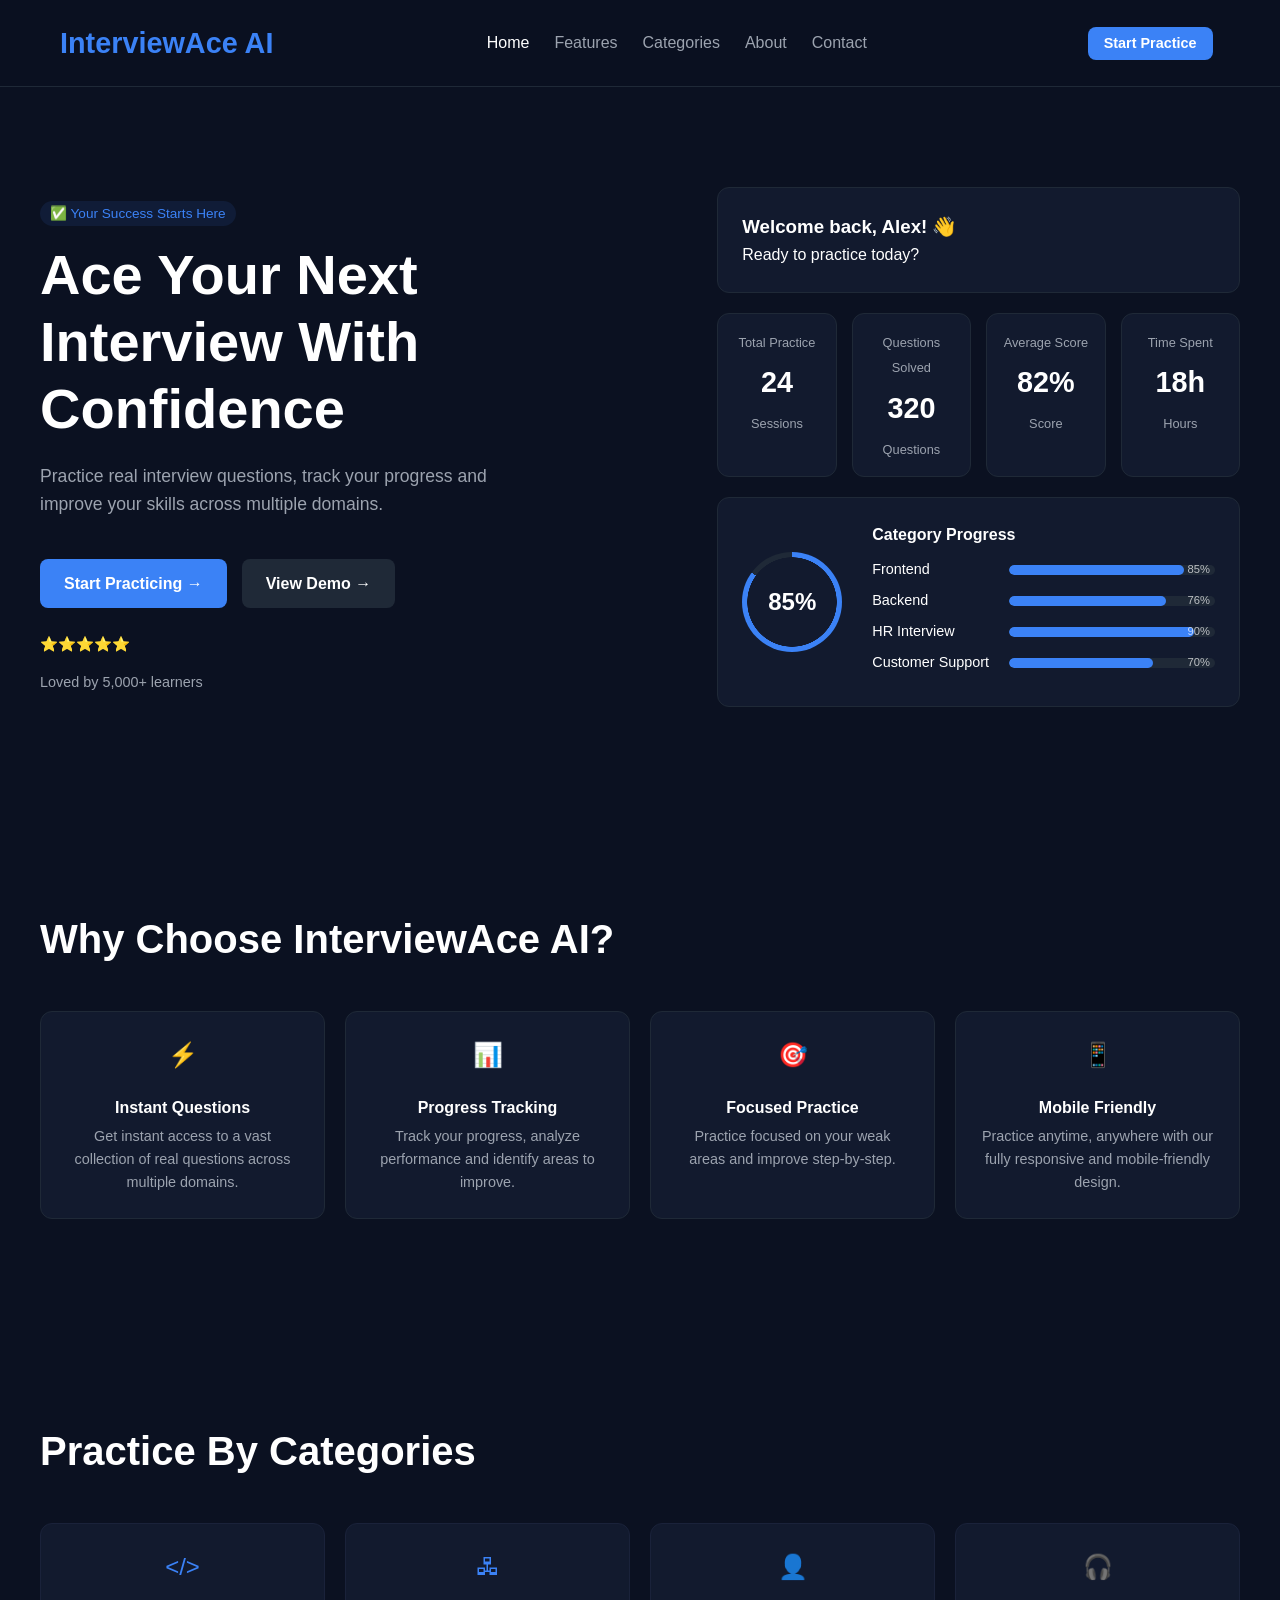
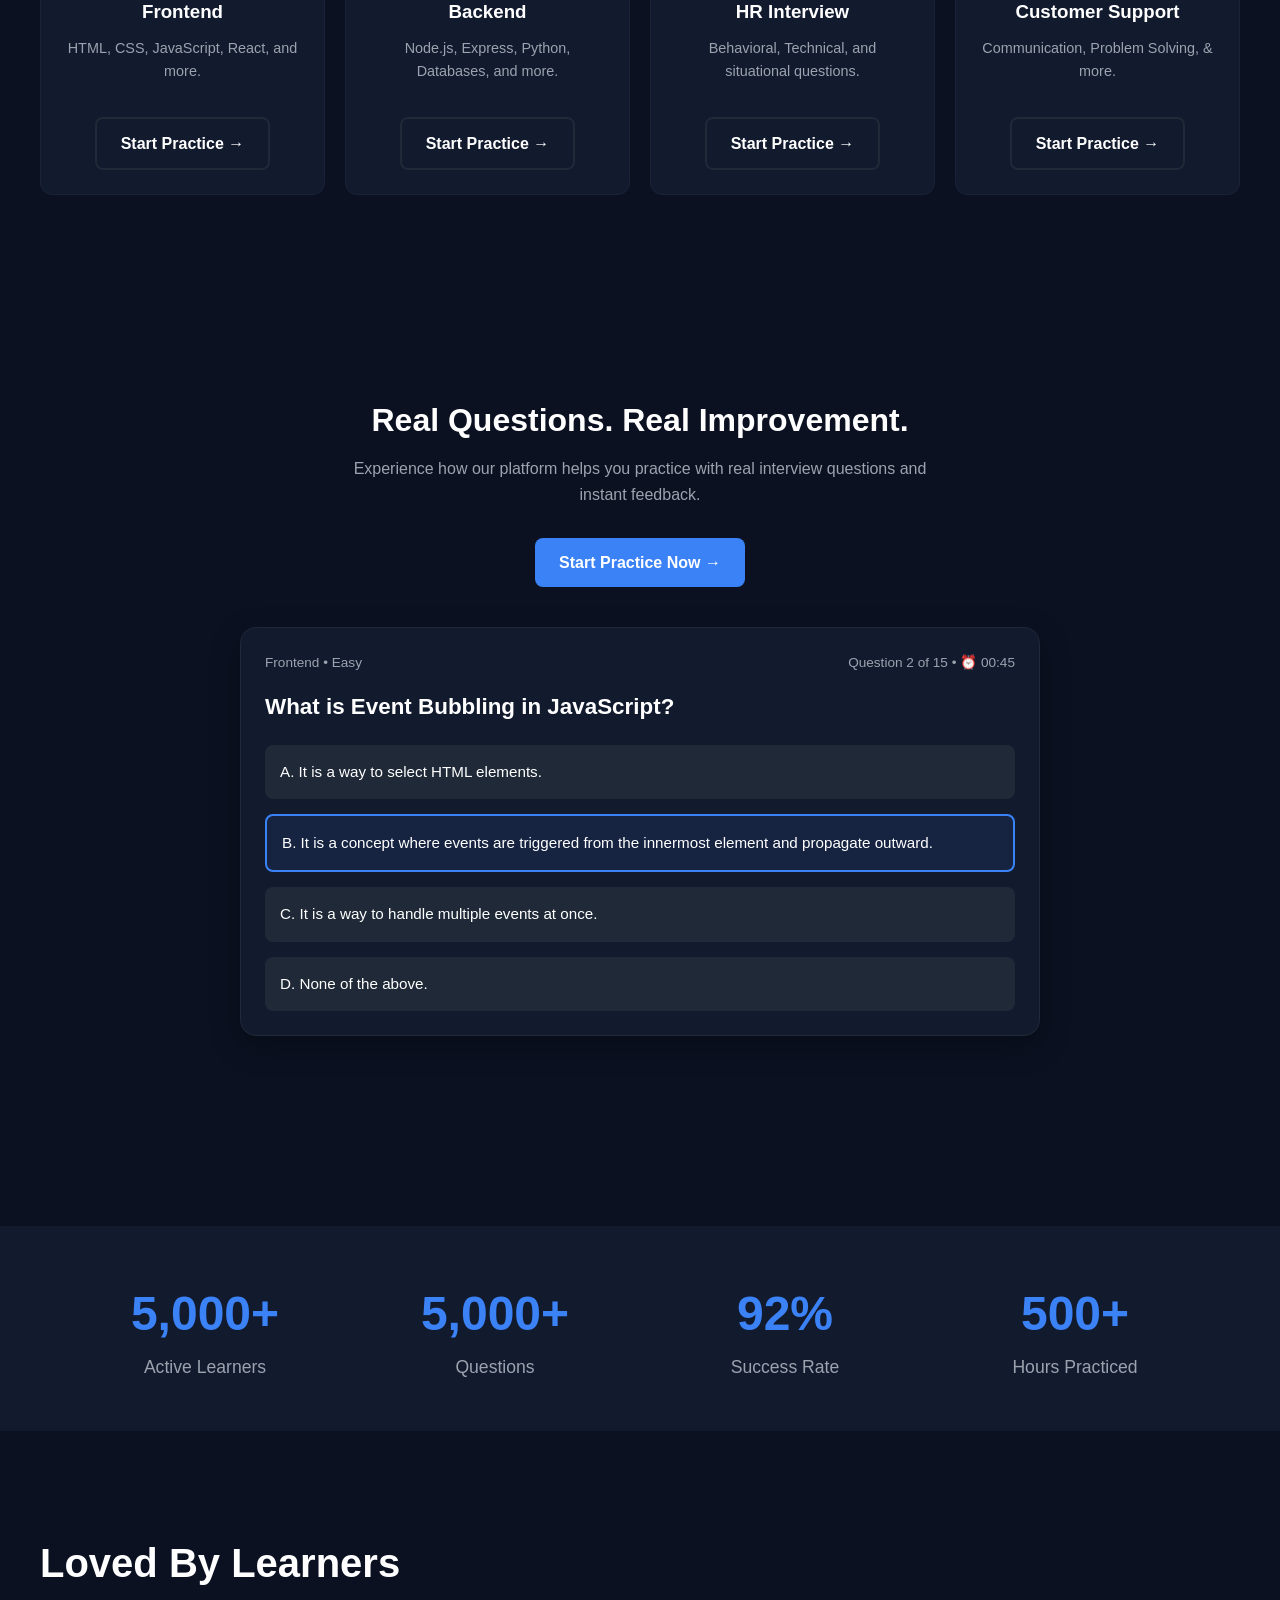
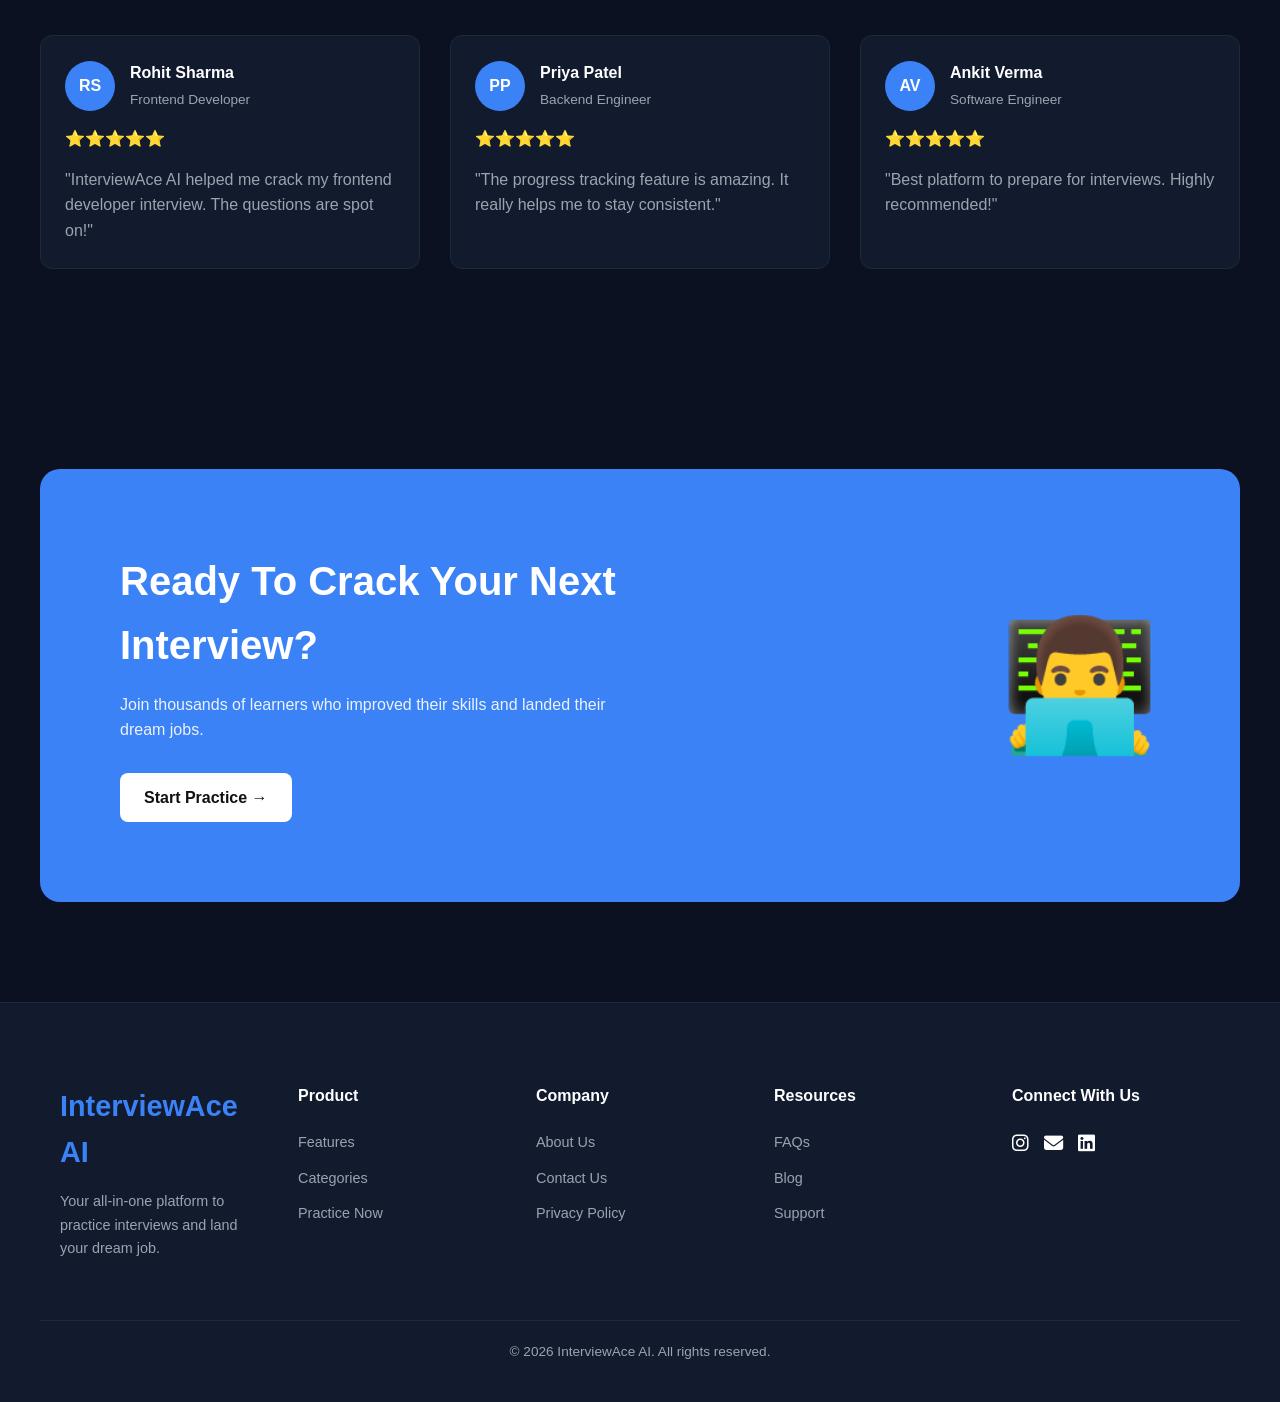
<file: index.html>
<!doctype html>
<html lang="en">

<head>
    <meta charset="UTF-8" />
    <meta name="viewport" content="width=device-width, initial-scale=1.0" />
    <title>InterviewAce AI | Home - Prepare with Confidence</title>
    <link rel="stylesheet" href="./style.css" />
    <link rel="icon" href="data:image/svg+xml,<svg xmlns='http://www.w3.org/2000/svg' viewBox='0 0 100 100'><text y='.9em' font-size='90'>♠️</text></svg>">
    <link rel="stylesheet" href="https://cdnjs.cloudflare.com/ajax/libs/font-awesome/6.4.0/css/all.min.css" />
</head>

<body class="dark-theme">
    <header>
        <div class="container">
            <a href="index.html" class="logo">InterviewAce AI</a>
            <nav>
                <ul>
                    <li><a href="index.html" class="active">Home</a></li>
                    <li><a href="features.html">Features</a></li>
                    <li><a href="categories.html">Categories</a></li>
                    <li><a href="about.html">About</a></li>
                    <li><a href="contact.html">Contact</a></li>
                </ul>
            </nav>
            <a href="categories.html" class="btn btn-primary start-practice">Start Practice</a>
            <div class="menu-toggle"><span></span><span></span><span></span></div>
        </div>
    </header>

    <main>
        <!-- Hero Section -->
        <section class="hero-section container">
            <div class="hero-content">
                <span class="sub-hero">✅ Your Success Starts Here</span>
                <h1>Ace Your Next Interview With Confidence</h1>
                <p>
                    Practice real interview questions, track your progress and improve
                    your skills across multiple domains.
                </p>
                <div class="hero-btns">
                    <a href="categories.html" class="btn btn-primary">Start Practicing &rarr;</a>
                    <a href="#dashboard" class="btn btn-secondary">View Demo &rarr;</a>
                </div>
                <div class="learner-reviews">
                    <span class="stars">⭐⭐⭐⭐⭐</span>
                    <span>Loved by 5,000+ learners</span>
                </div>
            </div>

            <!-- Dashboard Mockup (Based on Image) -->
            <div id="dashboard" class="dashboard-mockup">
                <div class="welcome-block card">
                    <h3>Welcome back, Alex! 👋</h3>
                    <p>Ready to practice today?</p>
                </div>
                <div class="stats-grid">
                    <div class="stat-card card">
                        <span class="stat-label">Total Practice</span>
                        <span class="stat-value">24</span>
                        <span class="stat-unit">Sessions</span>
                    </div>
                    <div class="stat-card card">
                        <span class="stat-label">Questions Solved</span>
                        <span class="stat-value">320</span>
                        <span class="stat-unit">Questions</span>
                    </div>
                    <div class="stat-card card">
                        <span class="stat-label">Average Score</span>
                        <span class="stat-value">82%</span>
                        <span class="stat-unit">Score</span>
                    </div>
                    <div class="stat-card card">
                        <span class="stat-label">Time Spent</span>
                        <span class="stat-value">18h</span>
                        <span class="stat-unit">Hours</span>
                    </div>
                </div>
                <div class="progress-details card">
                    <div class="overall-progress">
                        <div class="progress-ring">
                            <span class="progress-value" id="overallProgress">82%</span>
                        </div>
                    </div>
                    <div class="category-progress-list">
                        <h4>Category Progress</h4>
                        <div class="category-item">
                            <span class="cat-label">Frontend</span>
                            <div class="cat-bar">
                                <div class="cat-fill" style="width: 85%"></div>
                                <span class="cat-val">85%</span>
                            </div>
                        </div>
                        <div class="category-item">
                            <span class="cat-label">Backend</span>
                            <div class="cat-bar">
                                <div class="cat-fill" style="width: 76%"></div>
                                <span class="cat-val">76%</span>
                            </div>
                        </div>
                        <div class="category-item">
                            <span class="cat-label">HR Interview</span>
                            <div class="cat-bar">
                                <div class="cat-fill" style="width: 90%"></div>
                                <span class="cat-val">90%</span>
                            </div>
                        </div>
                        <div class="category-item">
                            <span class="cat-label">Customer Support</span>
                            <div class="cat-bar">
                                <div class="cat-fill" style="width: 70%"></div>
                                <span class="cat-val">70%</span>
                            </div>
                        </div>
                    </div>
                </div>
            </div>
        </section>

        <!-- Why Choose Section -->
        <section class="why-choose-section container">
            <h2 class="section-title">Why Choose InterviewAce AI?</h2>
            <div class="feature-small-grid">
                <div class="feature-small-card card">
                    <span class="icon">⚡</span>
                    <h4>Instant Questions</h4>
                    <p>
                        Get instant access to a vast collection of real questions across
                        multiple domains.
                    </p>
                </div>
                <div class="feature-small-card card">
                    <span class="icon">📊</span>
                    <h4>Progress Tracking</h4>
                    <p>
                        Track your progress, analyze performance and identify areas to
                        improve.
                    </p>
                </div>
                <div class="feature-small-card card">
                    <span class="icon">🎯</span>
                    <h4>Focused Practice</h4>
                    <p>Practice focused on your weak areas and improve step-by-step.</p>
                </div>
                <div class="feature-small-card card">
                    <span class="icon">📱</span>
                    <h4>Mobile Friendly</h4>
                    <p>
                        Practice anytime, anywhere with our fully responsive and
                        mobile-friendly design.
                    </p>
                </div>
            </div>
        </section>

        <!-- Categories Section -->
        <section class="practice-categories-section container">
            <h2 class="section-title">Practice By Categories</h2>
            <div class="category-grid">
                <div class="category-card card">
                    <span class="icon">&lt;/&gt;</span>
                    <h3>Frontend</h3>
                    <p>HTML, CSS, JavaScript, React, and more.</p>
                    <a href="./categories.html?cat=frontend" class="btn btn-outline">Start Practice →</a>
                </div>
                <div class="category-card card">
                    <span class="icon">🖧</span>
                    <h3>Backend</h3>
                    <p>Node.js, Express, Python, Databases, and more.</p>
                    <a href="./categories.html?cat=backend" class="btn btn-outline">Start Practice →</a>
                </div>
                <div class="category-card card">
                    <span class="icon">👤</span>
                    <h3>HR Interview</h3>
                    <p>Behavioral, Technical, and situational questions.</p>
                    <a href="./categories.html?cat=hr" class="btn btn-outline">Start Practice →</a>
                </div>
                <div class="category-card card">
                    <span class="icon">🎧</span>
                    <h3>Customer Support</h3>
                    <p>Communication, Problem Solving, & more.</p>
                    <a href="./categories.html?cat=support" class="btn btn-outline">Start Practice →</a>
                </div>
            </div>
        </section>

        <!-- Mockup Practice Section -->
        <section class="practice-mockup-section container">
            <div class="mockup-header">
                <h3>Real Questions. Real Improvement.</h3>
                <p>
                    Experience how our platform helps you practice with real interview
                    questions and instant feedback.
                </p>
                <a href="categories.html" class="btn btn-primary">Start Practice Now &rarr;</a>
            </div>

            <div class="practice-interface card">
                <div class="practice-top">
                    <span>Frontend • Easy</span>
                    <span>Question 2 of 15 • ⏰ 00:45</span>
                </div>
                <div class="question-text">
                    <h4>What is Event Bubbling in JavaScript?</h4>
                </div>
                <div class="options-list">
                    <div class="option">A. It is a way to select HTML elements.</div>
                    <div class="option active">
                        B. It is a concept where events are triggered from the innermost
                        element and propagate outward.
                    </div>
                    <div class="option">
                        C. It is a way to handle multiple events at once.
                    </div>
                    <div class="option">D. None of the above.</div>
                </div>
            </div>
        </section>

        <!-- Stats Section -->
        <section class="stats-bar-section">
            <div class="container stats-bar">
                <div class="stat-item">
                    <span class="stat-num">5,000+</span><span class="stat-desc">Active Learners</span>
                </div>
                <div class="stat-item">
                    <span class="stat-num">5,000+</span><span class="stat-desc">Questions</span>
                </div>
                <div class="stat-item">
                    <span class="stat-num">92%</span><span class="stat-desc">Success Rate</span>
                </div>
                <div class="stat-item">
                    <span class="stat-num">500+</span><span class="stat-desc">Hours Practiced</span>
                </div>
            </div>
        </section>

        <!-- Testimonials -->
        <section class="testimonials-section container">
            <h2 class="section-title">Loved By Learners</h2>
            <div class="testimonial-grid">
                <div class="testimonial-card card">
                    <div class="user-meta">
                        <div class="avatar">RS</div>
                        <div>
                            <h4>Rohit Sharma</h4>
                            <span class="user-title">Frontend Developer</span>
                        </div>
                    </div>
                    <span class="stars">⭐⭐⭐⭐⭐</span>
                    <p>
                        "InterviewAce AI helped me crack my frontend developer interview.
                        The questions are spot on!"
                    </p>
                </div>
                <div class="testimonial-card card">
                    <div class="user-meta">
                        <div class="avatar">PP</div>
                        <div>
                            <h4>Priya Patel</h4>
                            <span class="user-title">Backend Engineer</span>
                        </div>
                    </div>
                    <span class="stars">⭐⭐⭐⭐⭐</span>
                    <p>
                        "The progress tracking feature is amazing. It really helps me to
                        stay consistent."
                    </p>
                </div>
                <div class="testimonial-card card">
                    <div class="user-meta">
                        <div class="avatar">AV</div>
                        <div>
                            <h4>Ankit Verma</h4>
                            <span class="user-title">Software Engineer</span>
                        </div>
                    </div>
                    <span class="stars">⭐⭐⭐⭐⭐</span>
                    <p>
                        "Best platform to prepare for interviews. Highly recommended!"
                    </p>
                </div>
            </div>
        </section>

        <!-- Ready Hero Section -->
        <section class="ready-hero-section container">
            <div class="ready-content">
                <h2>Ready To Crack Your Next Interview?</h2>
                <p>
                    Join thousands of learners who improved their skills and landed
                    their dream jobs.
                </p>
                <a href="categories.html" class="btn btn-light">Start Practice &rarr;</a>
            </div>
            <div class="ready-graphic">
                <div class="graphic-item avatar-block">👨‍💻</div>
            </div>
        </section>
    </main>

    <footer>
        <div class="container footer-grid">
            <div class="footer-brand">
                <a href="index.html" class="logo">InterviewAce AI</a>
                <p>
                    Your all-in-one platform to practice interviews and land your dream
                    job.
                </p>
            </div>
            <div class="footer-links">
                <h4>Product</h4>
                <ul>
                    <li><a href="features.html">Features</a></li>
                    <li><a href="categories.html">Categories</a></li>
                    <li><a href="practice.html">Practice Now</a></li>
                </ul>
            </div>
            <div class="footer-links">
                <h4>Company</h4>
                <ul>
                    <li><a href="about.html">About Us</a></li>
                    <li><a href="contact.html">Contact Us</a></li>
                    <li><a href="privacy.html">Privacy Policy</a></li>
                </ul>
            </div>
            <div class="footer-links">
                <h4>Resources</h4>
                <ul>
                    <li><a href="faqs.html">FAQs</a></li>
                    <li><a href="#">Blog</a></li>
                    <li><a href="contact.html">Support</a></li>
                </ul>
            </div>
            <div class="footer-social">
                <h4>Connect With Us</h4>
                <div class="social-icons">
                    <a href="https://instagram.com/gurinder__2000" target="_blank" aria-label="Instagram">
                        <i class="fab fa-instagram"></i>
                    </a>
                    <a href="mailto:akarsh4211@gmail.com" aria-label="Gmail">
                        <i class="fas fa-envelope"></i>
                    </a>
                    <a href="https://linkedin.com/in/gurindersharma2000" target="_blank" aria-label="LinkedIn">
                        <i class="fab fa-linkedin"></i>
                    </a>
                </div>
            </div>
        </div>
        <div class="footer-bottom container">
            <p>&copy; 2026 InterviewAce AI. All rights reserved.</p>
        </div>
    </footer>

    <script src="./script.js"></script>
</body>

</html>
</file>
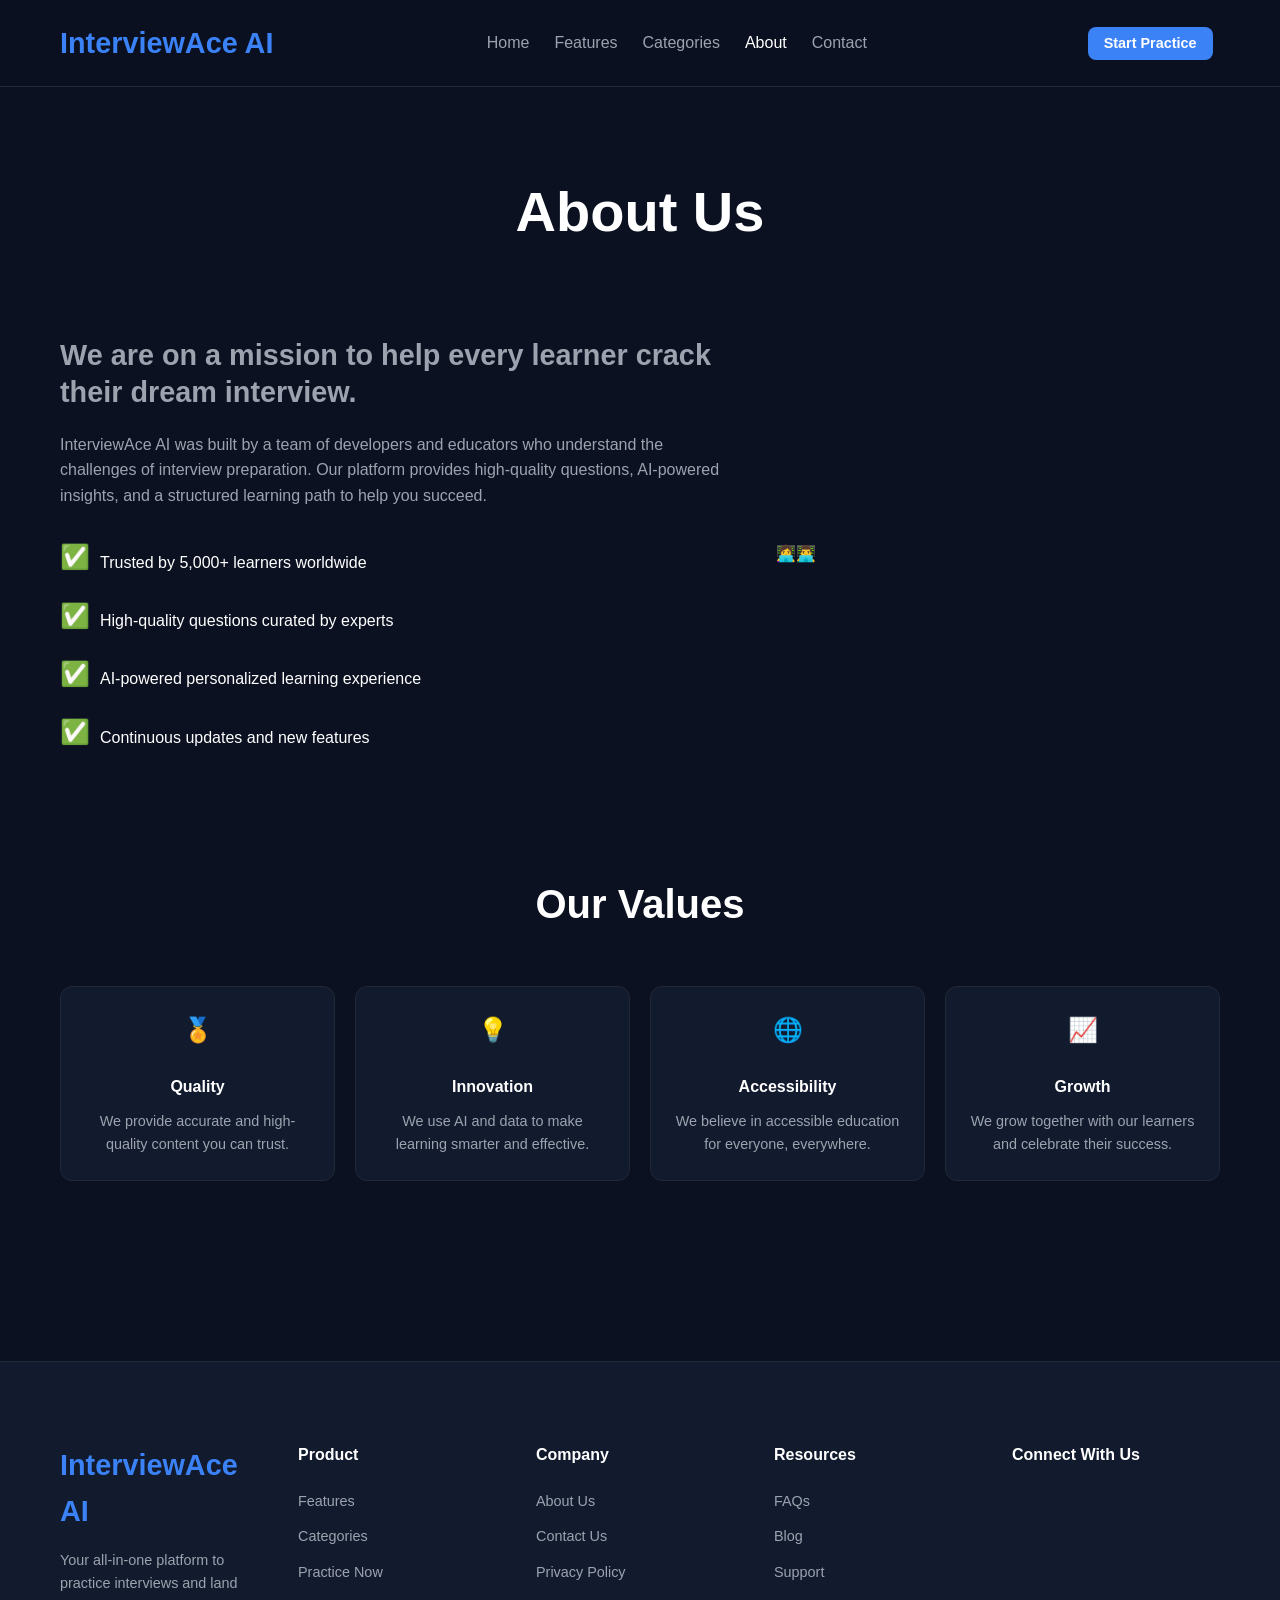
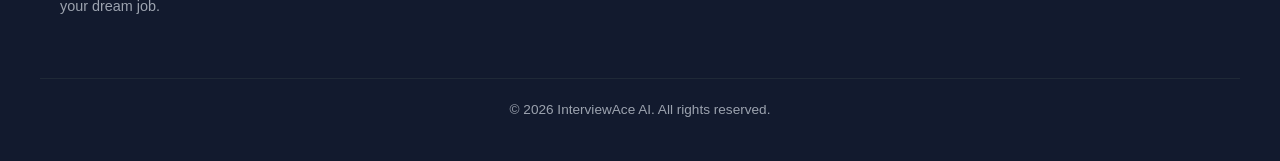
<file: about.html>
<!DOCTYPE html>
<html lang="en">
<head>
    <meta charset="UTF-8">
    <meta name="viewport" content="width=device-width, initial-scale=1.0">
    <title>About Us | InterviewAce AI</title>
    <link rel="stylesheet" href="./style.css">
</head>
<body class="dark-theme">

    <header>
        <div class="container">
            <a href="index.html" class="logo">InterviewAce AI</a>
            <nav>
                <ul>
                    <li><a href="index.html">Home</a></li>
                    <li><a href="features.html">Features</a></li>
                    <li><a href="categories.html">Categories</a></li>
                    <li><a href="about.html" class="active">About</a></li>
                    <li><a href="contact.html">Contact</a></li>
                </ul>
            </nav>
            <a href="categories.html" class="btn btn-primary start-practice">Start Practice</a>
            <div class="menu-toggle"><span></span><span></span><span></span></div>
        </div>
    </header>

    <main class="page-main container">
        <div class="page-header">
            <h1 class="page-title">About Us</h1>
        </div>

        <section class="about-content-grid">
            <div class="about-text">
                <p class="highlight">We are on a mission to help every learner crack their dream interview.</p>
                <p>InterviewAce AI was built by a team of developers and educators who understand the challenges of interview preparation. Our platform provides high-quality questions, AI-powered insights, and a structured learning path to help you succeed.</p>
                <ul class="about-list">
                    <li><span class="icon">✅</span> Trusted by 5,000+ learners worldwide</li>
                    <li><span class="icon">✅</span> High-quality questions curated by experts</li>
                    <li><span class="icon">✅</span> AI-powered personalized learning experience</li>
                    <li><span class="icon">✅</span> Continuous updates and new features</li>
                </ul>
            </div>
            <div class="about-graphic">
                <div class="graphic-item avatar-block">👩‍💻👨‍💻</div>
            </div>
        </section>

        <section class="our-values">
            <h2 class="section-title text-center">Our Values</h2>
            <div class="values-grid">
                <div class="value-card card">
                    <span class="icon">🏅</span>
                    <h4>Quality</h4>
                    <p>We provide accurate and high-quality content you can trust.</p>
                </div>
                <div class="value-card card">
                    <span class="icon">💡</span>
                    <h4>Innovation</h4>
                    <p>We use AI and data to make learning smarter and effective.</p>
                </div>
                <div class="value-card card">
                    <span class="icon">🌐</span>
                    <h4>Accessibility</h4>
                    <p>We believe in accessible education for everyone, everywhere.</p>
                </div>
                <div class="value-card card">
                    <span class="icon">📈</span>
                    <h4>Growth</h4>
                    <p>We grow together with our learners and celebrate their success.</p>
                </div>
            </div>
        </section>
    </main>

    <footer>
        <div class="container footer-grid">
            <div class="footer-brand">
                <a href="index.html" class="logo">InterviewAce AI</a>
                <p>
                    Your all-in-one platform to practice interviews and land your dream
                    job.
                </p>
            </div>
            <div class="footer-links">
                <h4>Product</h4>
                <ul>
                    <li><a href="features.html">Features</a></li>
                    <li><a href="categories.html">Categories</a></li>
                    <li><a href="practice.html">Practice Now</a></li>
                </ul>
            </div>
            <div class="footer-links">
                <h4>Company</h4>
                <ul>
                    <li><a href="about.html">About Us</a></li>
                    <li><a href="contact.html">Contact Us</a></li>
                    <li><a href="privacy.html">Privacy Policy</a></li>
                </ul>
            </div>
            <div class="footer-links">
                <h4>Resources</h4>
                <ul>
                    <li><a href="faqs.html">FAQs</a></li>
                    <li><a href="#">Blog</a></li>
                    <li><a href="contact.html">Support</a></li>
                </ul>
            </div>
            <div class="footer-social">
                <h4>Connect With Us</h4>
                <div class="social-icons">
                    <a href="https://instagram.com/gurinder__2000" target="_blank" aria-label="Instagram">
                        <i class="fab fa-instagram"></i>
                    </a>
                    <a href="mailto:akarsh4211@gmail.com" aria-label="Gmail">
                        <i class="fas fa-envelope"></i>
                    </a>
                    <a href="https://linkedin.com/in/gurindersharma2000" target="_blank" aria-label="LinkedIn">
                        <i class="fab fa-linkedin"></i>
                    </a>
                </div>
            </div>
        </div>
        <div class="footer-bottom container">
            <p>&copy; 2026 InterviewAce AI. All rights reserved.</p>
        </div>
    </footer>

    <script src="./script.js"></script>
</body>
</html>
</file>
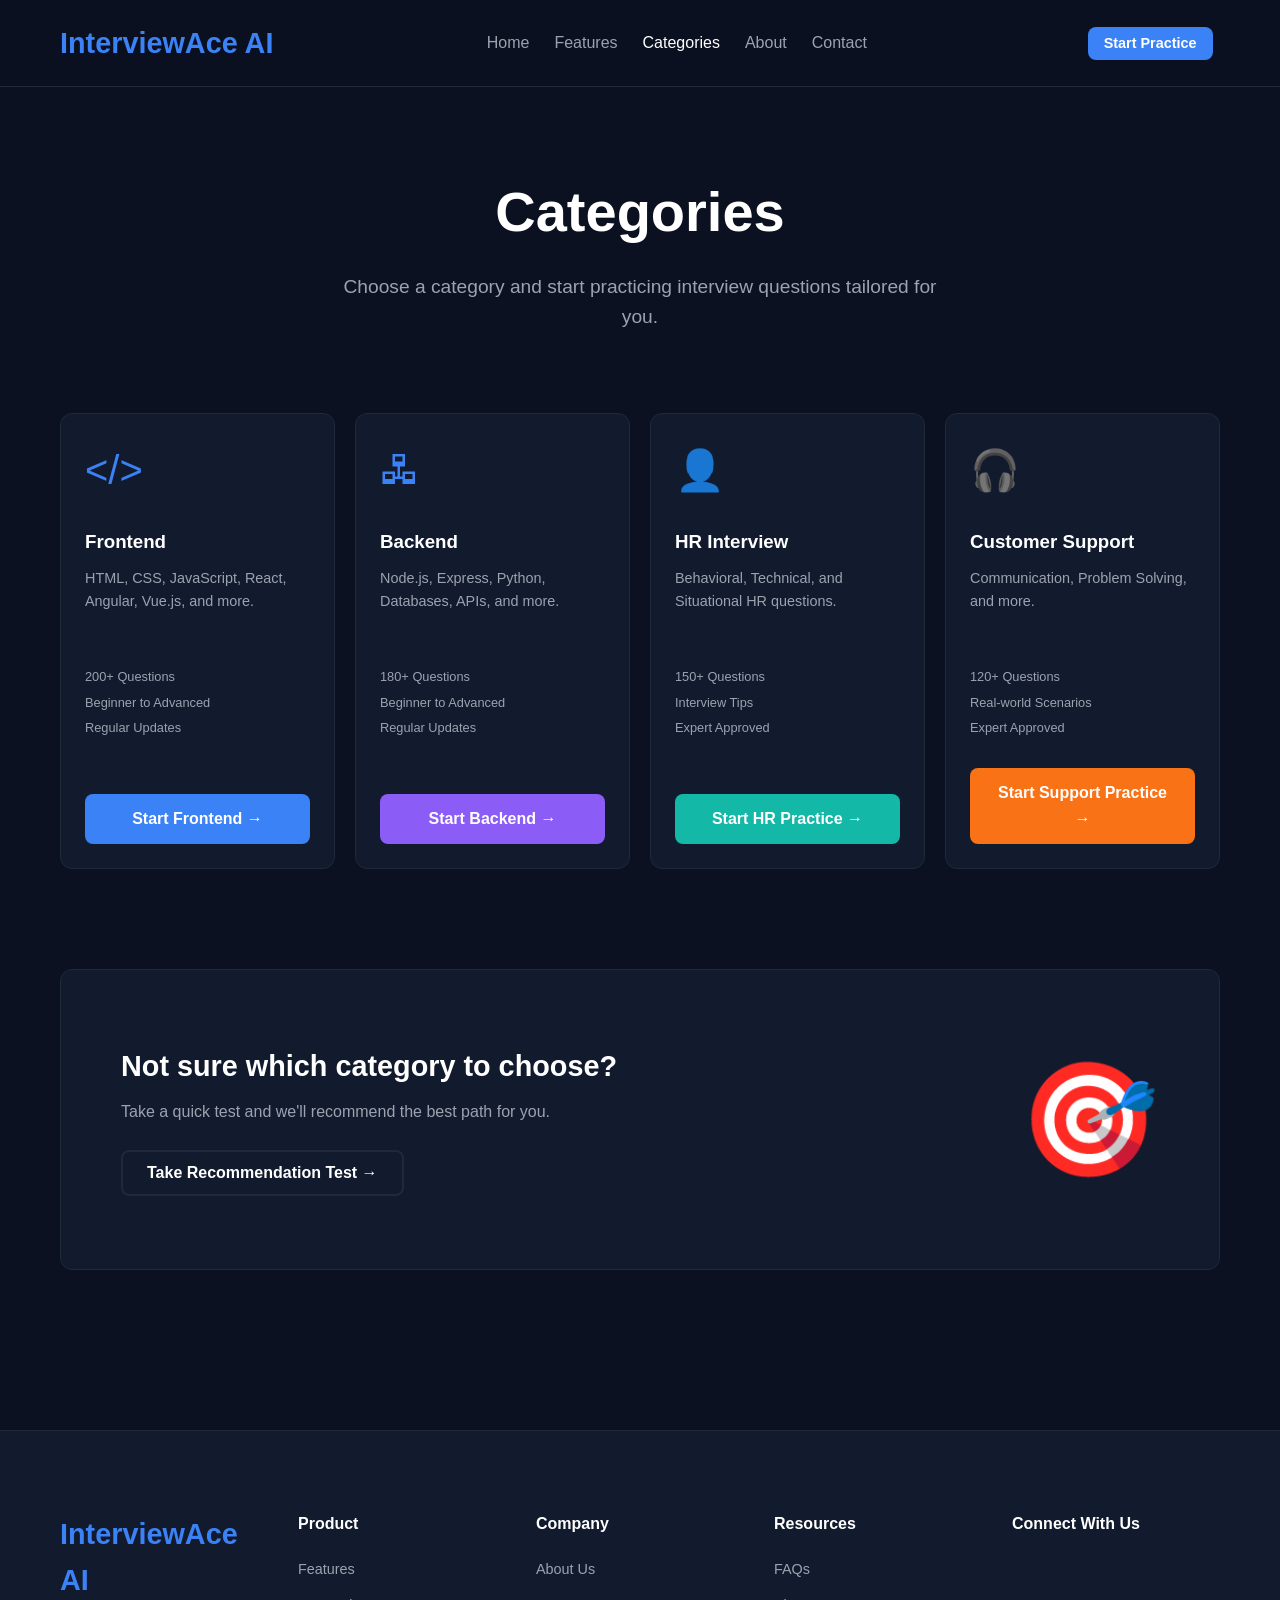
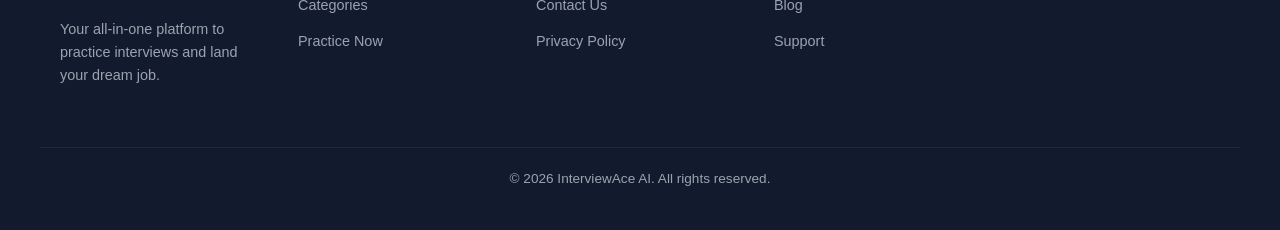
<file: categories.html>
<!DOCTYPE html>
<html lang="en">
<head>
    <meta charset="UTF-8">
    <meta name="viewport" content="width=device-width, initial-scale=1.0">
    <title>Categories | InterviewAce AI - Choose Your Path</title>
    <link rel="stylesheet" href="./style.css">
</head>
<body class="dark-theme">

    <header>
        <div class="container">
            <a href="index.html" class="logo">InterviewAce AI</a>
            <nav>
                <ul>
                    <li><a href="index.html">Home</a></li>
                    <li><a href="features.html">Features</a></li>
                    <li><a href="categories.html" class="active">Categories</a></li>
                    <li><a href="about.html">About</a></li>
                    <li><a href="contact.html">Contact</a></li>
                </ul>
            </nav>
            <a href="categories.html" class="btn btn-primary start-practice">Start Practice</a>
            <div class="menu-toggle"><span></span><span></span><span></span></div>
        </div>
    </header>

    <main class="page-main container">
        <div class="page-header">
            <h1 class="page-title">Categories</h1>
            <p class="page-subtitle">Choose a category and start practicing interview questions tailored for you.</p>
        </div>

        <section class="category-selection-grid">
            <div class="category-select-card card" data-category="frontend">
                <span class="icon large">&lt;/&gt;</span>
                <h3>Frontend</h3>
                <p>HTML, CSS, JavaScript, React, Angular, Vue.js, and more.</p>
                <div class="cat-details">
                    <span>200+ Questions</span>
                    <span>Beginner to Advanced</span>
                    <span>Regular Updates</span>
                </div>
                <a href="practice.html?cat=frontend" class="btn btn-primary start-cat">Start Frontend &rarr;</a>
            </div>
            <div class="category-select-card card" data-category="backend">
                <span class="icon large">🖧</span>
                <h3>Backend</h3>
                <p>Node.js, Express, Python, Databases, APIs, and more.</p>
                <div class="cat-details">
                    <span>180+ Questions</span>
                    <span>Beginner to Advanced</span>
                    <span>Regular Updates</span>
                </div>
                <a href="practice.html?cat=backend" class="btn btn-purple start-cat">Start Backend &rarr;</a>
            </div>
            <div class="category-select-card card" data-category="hr">
                <span class="icon large">👤</span>
                <h3>HR Interview</h3>
                <p>Behavioral, Technical, and Situational HR questions.</p>
                <div class="cat-details">
                    <span>150+ Questions</span>
                    <span>Interview Tips</span>
                    <span>Expert Approved</span>
                </div>
                <a href="practice.html?cat=hr" class="btn btn-teal start-cat">Start HR Practice &rarr;</a>
            </div>
            <div class="category-select-card card" data-category="support">
                <span class="icon large">🎧</span>
                <h3>Customer Support</h3>
                <p>Communication, Problem Solving, and more.</p>
                <div class="cat-details">
                    <span>120+ Questions</span>
                    <span>Real-world Scenarios</span>
                    <span>Expert Approved</span>
                </div>
                <a href="practice.html?cat=support" class="btn btn-orange start-cat">Start Support Practice &rarr;</a>
            </div>
        </section>

        <!-- Recommendation Test -->
        <section class="recommendation-test card">
            <div class="text-block">
                <h3>Not sure which category to choose?</h3>
                <p>Take a quick test and we'll recommend the best path for you.</p>
                <button id="takeRecommendationTest" class="btn btn-outline">Take Recommendation Test &rarr;</button>
            </div>
            <div class="graphic-block">🎯</div>
        </section>
    </main>

    <footer>
        <div class="container footer-grid">
            <div class="footer-brand">
                <a href="index.html" class="logo">InterviewAce AI</a>
                <p>
                    Your all-in-one platform to practice interviews and land your dream
                    job.
                </p>
            </div>
            <div class="footer-links">
                <h4>Product</h4>
                <ul>
                    <li><a href="features.html">Features</a></li>
                    <li><a href="categories.html">Categories</a></li>
                    <li><a href="practice.html">Practice Now</a></li>
                </ul>
            </div>
            <div class="footer-links">
                <h4>Company</h4>
                <ul>
                    <li><a href="about.html">About Us</a></li>
                    <li><a href="contact.html">Contact Us</a></li>
                    <li><a href="privacy.html">Privacy Policy</a></li>
                </ul>
            </div>
            <div class="footer-links">
                <h4>Resources</h4>
                <ul>
                    <li><a href="faqs.html">FAQs</a></li>
                    <li><a href="#">Blog</a></li>
                    <li><a href="contact.html">Support</a></li>
                </ul>
            </div>
            <div class="footer-social">
                <h4>Connect With Us</h4>
                <div class="social-icons">
                    <a href="https://instagram.com/gurinder__2000" target="_blank" aria-label="Instagram">
                        <i class="fab fa-instagram"></i>
                    </a>
                    <a href="mailto:akarsh4211@gmail.com" aria-label="Gmail">
                        <i class="fas fa-envelope"></i>
                    </a>
                    <a href="https://linkedin.com/in/gurindersharma2000" target="_blank" aria-label="LinkedIn">
                        <i class="fab fa-linkedin"></i>
                    </a>
                </div>
            </div>
        </div>
        <div class="footer-bottom container">
            <p>&copy; 2026 InterviewAce AI. All rights reserved.</p>
        </div>
    </footer>

    <script src="./script.js"></script>
</body>
</html>
</file>
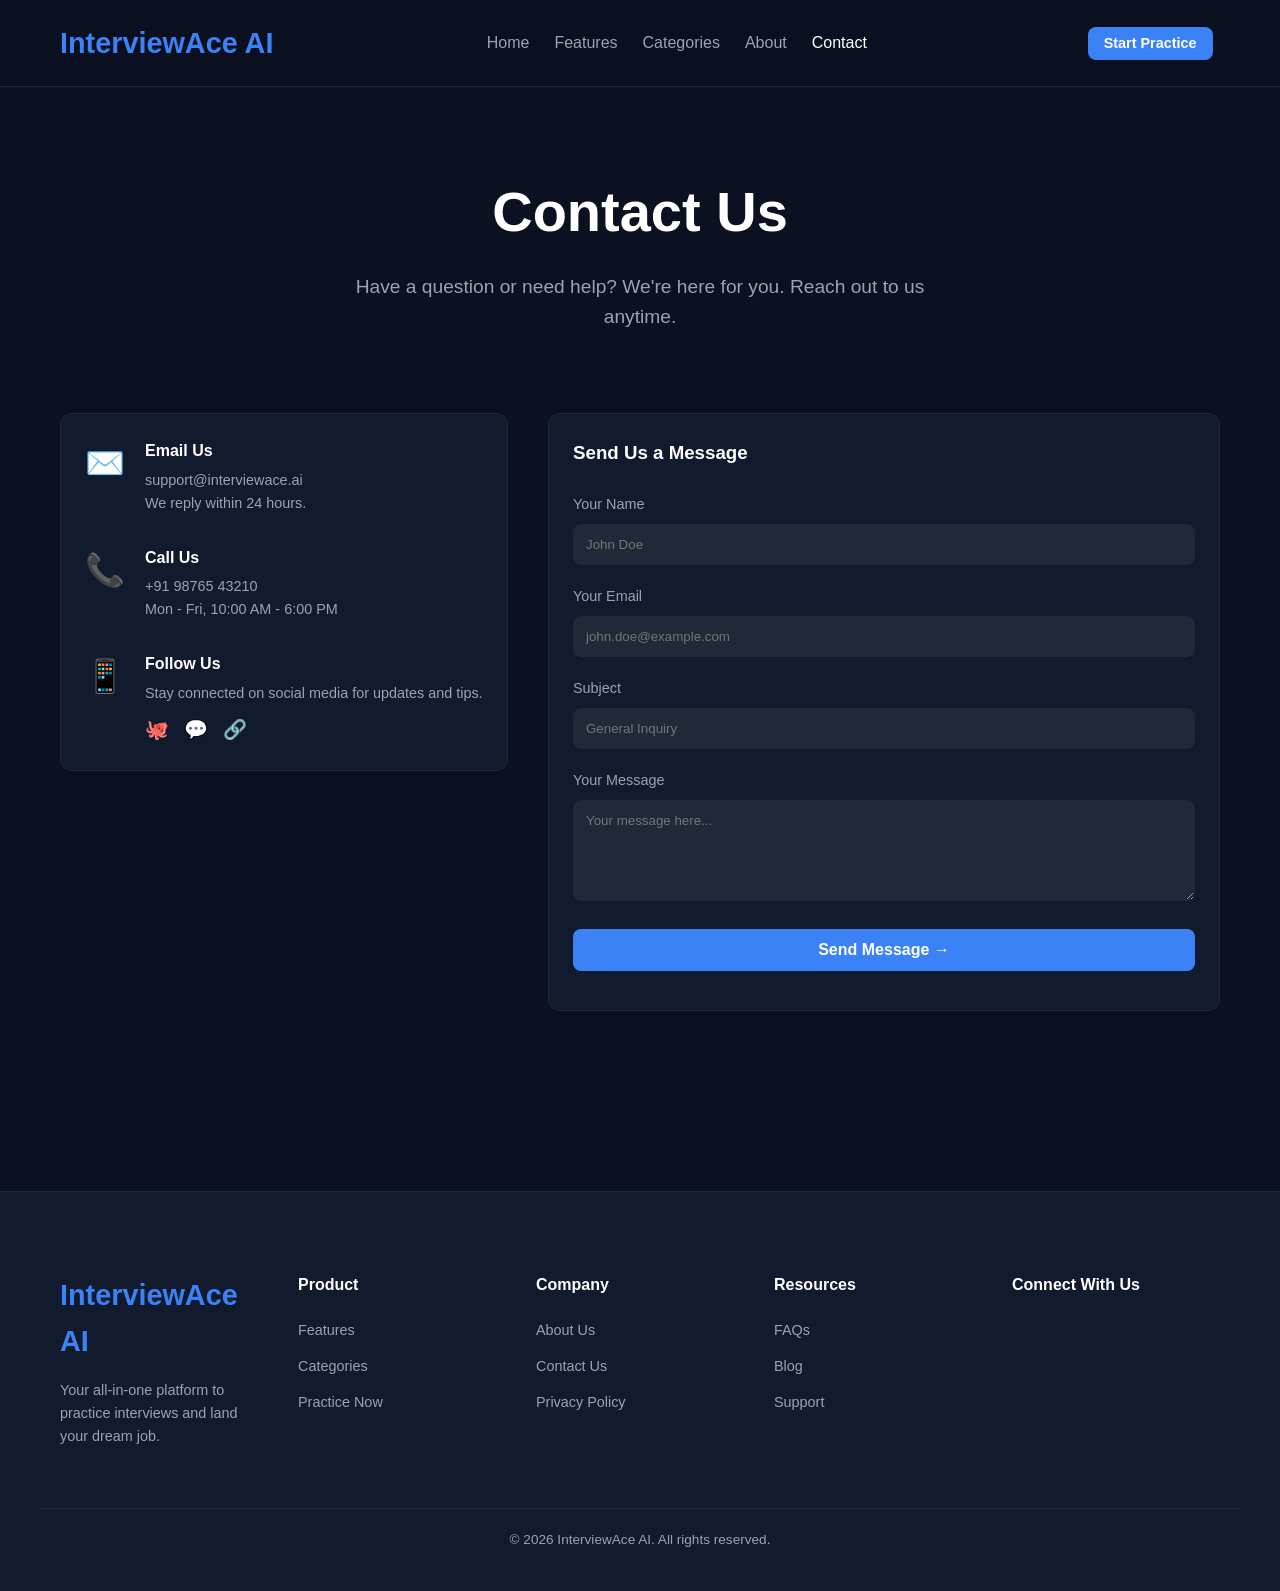
<file: contact.html>
<!DOCTYPE html>
<html lang="en">
<head>
    <meta charset="UTF-8">
    <meta name="viewport" content="width=device-width, initial-scale=1.0">
    <title>Contact Us | InterviewAce AI - Get in Touch</title>
    <link rel="stylesheet" href="./style.css">
</head>
<body class="dark-theme">

    <header>
        <div class="container">
            <a href="index.html" class="logo">InterviewAce AI</a>
            <nav>
                <ul>
                    <li><a href="index.html">Home</a></li>
                    <li><a href="features.html">Features</a></li>
                    <li><a href="categories.html">Categories</a></li>
                    <li><a href="about.html">About</a></li>
                    <li><a href="contact.html" class="active">Contact</a></li>
                </ul>
            </nav>
            <a href="categories.html" class="btn btn-primary start-practice">Start Practice</a>
            <div class="menu-toggle"><span></span><span></span><span></span></div>
        </div>
    </header>

    <main class="page-main container">
        <div class="page-header">
            <h1 class="page-title">Contact Us</h1>
            <p class="page-subtitle">Have a question or need help? We're here for you. Reach out to us anytime.</p>
        </div>

        <section class="contact-grid">
            <div class="contact-info-block card">
                <div class="info-item">
                    <span class="icon">✉️</span>
                    <div>
                        <h4>Email Us</h4>
                        <p><a href="mailto:support@interviewace.ai">support@interviewace.ai</a></p>
                        <p>We reply within 24 hours.</p>
                    </div>
                </div>
                <div class="info-item">
                    <span class="icon">📞</span>
                    <div>
                        <h4>Call Us</h4>
                        <p><a href="tel:+919876543210">+91 98765 43210</a></p>
                        <p>Mon - Fri, 10:00 AM - 6:00 PM</p>
                    </div>
                </div>
                <div class="info-item">
                    <span class="icon">📱</span>
                    <div>
                        <h4>Follow Us</h4>
                        <p>Stay connected on social media for updates and tips.</p>
                        <div class="social-icons">
                           <a href="#">🐙</a> <a href="#">💬</a> <a href="#">🔗</a>
                        </div>
                    </div>
                </div>
            </div>

            <div class="contact-form-block card">
                <h3>Send Us a Message</h3>
                <form id="contactForm">
                    <div class="form-group">
                        <label for="name">Your Name</label>
                        <input type="text" id="name" name="name" placeholder="John Doe" required>
                    </div>
                    <div class="form-group">
                        <label for="email">Your Email</label>
                        <input type="email" id="email" name="email" placeholder="john.doe@example.com" required>
                    </div>
                    <div class="form-group">
                        <label for="subject">Subject</label>
                        <input type="text" id="subject" name="subject" placeholder="General Inquiry" required>
                    </div>
                    <div class="form-group">
                        <label for="message">Your Message</label>
                        <textarea id="message" name="message" rows="5" placeholder="Your message here..." required></textarea>
                    </div>
                    <button type="submit" class="btn btn-primary send-message">Send Message &rarr;</button>
                </form>
                <p id="formStatus" class="form-status"></p>
            </div>
        </section>
    </main>

    <footer>
        <div class="container footer-grid">
            <div class="footer-brand">
                <a href="index.html" class="logo">InterviewAce AI</a>
                <p>
                    Your all-in-one platform to practice interviews and land your dream
                    job.
                </p>
            </div>
            <div class="footer-links">
                <h4>Product</h4>
                <ul>
                    <li><a href="features.html">Features</a></li>
                    <li><a href="categories.html">Categories</a></li>
                    <li><a href="practice.html">Practice Now</a></li>
                </ul>
            </div>
            <div class="footer-links">
                <h4>Company</h4>
                <ul>
                    <li><a href="about.html">About Us</a></li>
                    <li><a href="contact.html">Contact Us</a></li>
                    <li><a href="privacy.html">Privacy Policy</a></li>
                </ul>
            </div>
            <div class="footer-links">
                <h4>Resources</h4>
                <ul>
                    <li><a href="faqs.html">FAQs</a></li>
                    <li><a href="#">Blog</a></li>
                    <li><a href="contact.html">Support</a></li>
                </ul>
            </div>
            <div class="footer-social">
                <h4>Connect With Us</h4>
                <div class="social-icons">
                    <a href="https://instagram.com/gurinder__2000" target="_blank" aria-label="Instagram">
                        <i class="fab fa-instagram"></i>
                    </a>
                    <a href="mailto:akarsh4211@gmail.com" aria-label="Gmail">
                        <i class="fas fa-envelope"></i>
                    </a>
                    <a href="https://linkedin.com/in/gurindersharma2000" target="_blank" aria-label="LinkedIn">
                        <i class="fab fa-linkedin"></i>
                    </a>
                </div>
            </div>
        </div>
        <div class="footer-bottom container">
            <p>&copy; 2026 InterviewAce AI. All rights reserved.</p>
        </div>
    </footer>

    <script src="./script.js"></script>
</body>
</html>
</file>
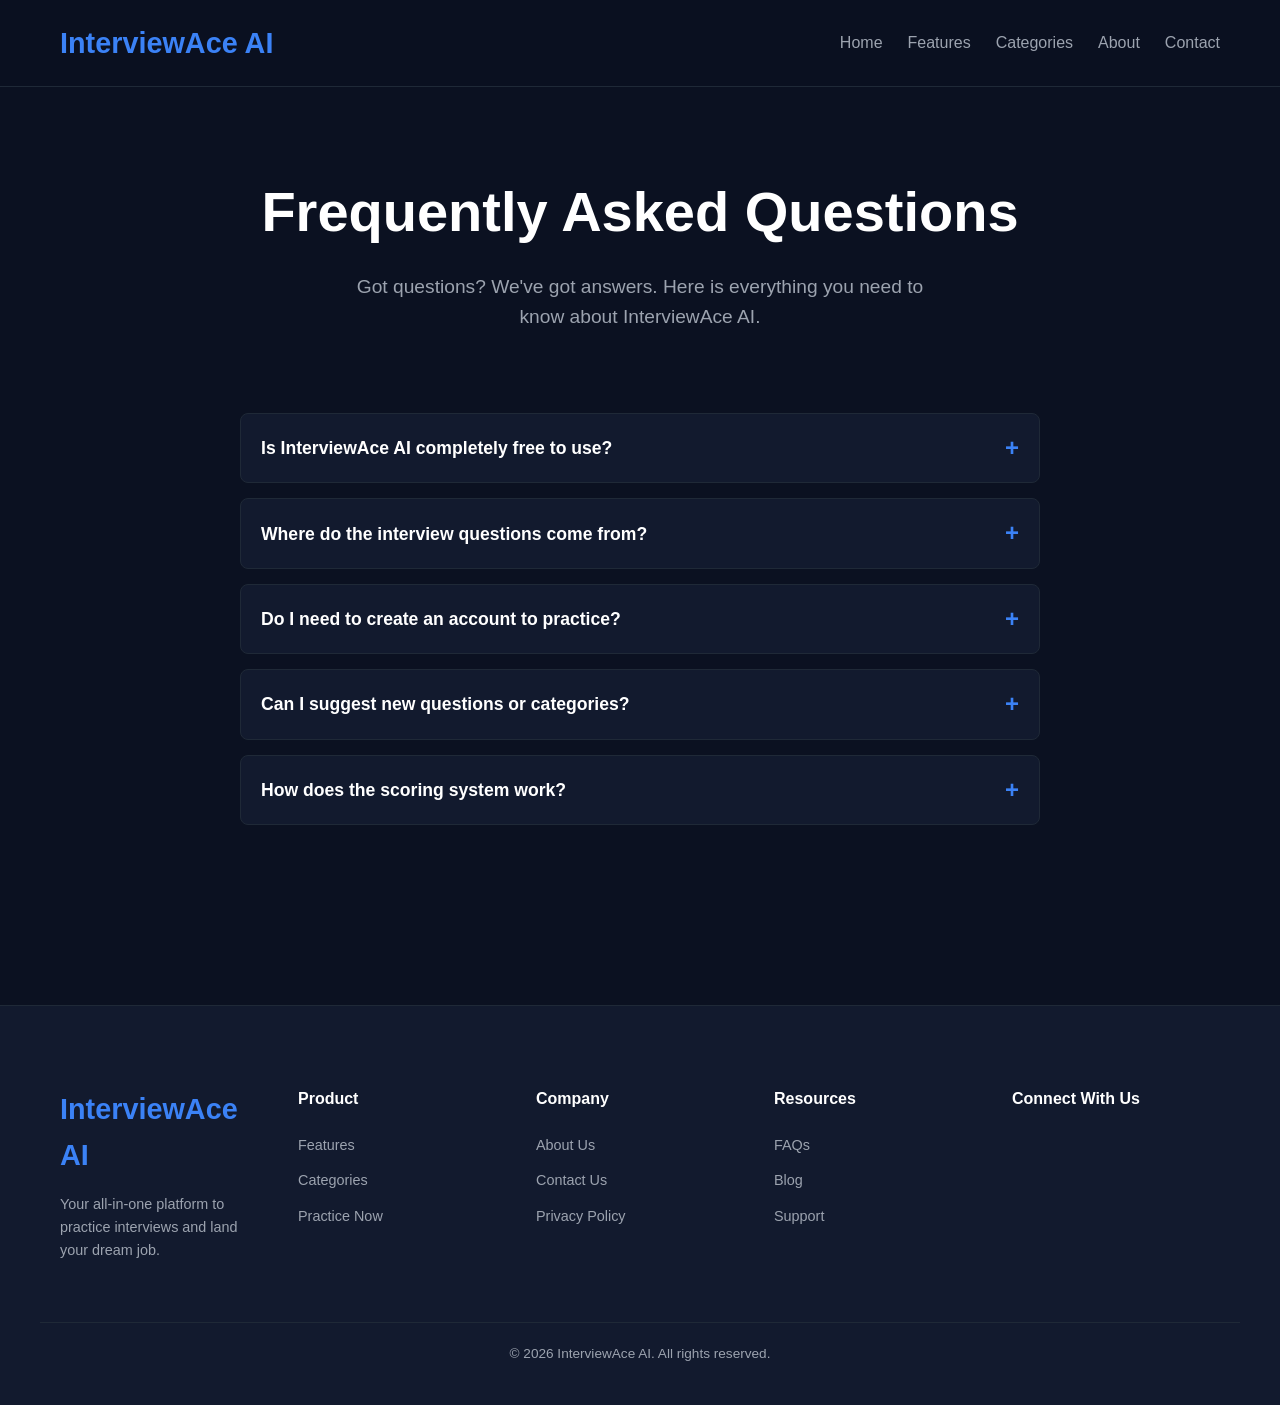
<file: FAQs.html>
<!DOCTYPE html>
<html lang="en">
<head>
    <meta charset="UTF-8">
    <meta name="viewport" content="width=device-width, initial-scale=1.0">
    <title>FAQs | InterviewAce AI</title>
    <link rel="stylesheet" href="./style.css">
</head>
<body class="dark-theme">

    <header>
        <div class="container">
            <a href="index.html" class="logo">InterviewAce AI</a>
            <nav>
                <ul>
                    <li><a href="index.html">Home</a></li>
                    <li><a href="features.html">Features</a></li>
                    <li><a href="categories.html">Categories</a></li>
                    <li><a href="about.html">About</a></li>
                    <li><a href="contact.html">Contact</a></li>
                </ul>
            </nav>
            <div class="menu-toggle"><span></span><span></span><span></span></div>
        </div>
    </header>

    <main class="page-main container">
        <div class="page-header">
            <h1 class="page-title">Frequently Asked Questions</h1>
            <p class="page-subtitle">Got questions? We've got answers. Here is everything you need to know about InterviewAce AI.</p>
        </div>

        <section style="max-width: 800px; margin: 0 auto; margin-bottom: 100px;">
            <details class="faq-item">
                <summary>Is InterviewAce AI completely free to use?</summary>
                <p>Yes! We believe in accessible education for everyone. All of our practice categories, mock questions, and progress tracking features are 100% free to use.</p>
            </details>
            
            <details class="faq-item">
                <summary>Where do the interview questions come from?</summary>
                <p>Our questions are curated by industry professionals and educators. We constantly update our database based on real-world interview trends in tech, HR, and customer support.</p>
            </details>

            <details class="faq-item">
                <summary>Do I need to create an account to practice?</summary>
                <p>Currently, you can jump right in and start practicing without an account. Your progress is tracked locally during your session.</p>
            </details>

            <details class="faq-item">
                <summary>Can I suggest new questions or categories?</summary>
                <p>Absolutely! We love community feedback. You can reach out to us via the Contact page to suggest new topics or specific questions you'd like to see added.</p>
            </details>
            
            <details class="faq-item">
                <summary>How does the scoring system work?</summary>
                <p>At the end of your practice session, the system calculates your score based on the number of correct answers divided by the total number of questions attempted in that session.</p>
            </details>
        </section>
    </main>

    <footer>
        <div class="container footer-grid">
            <div class="footer-brand">
                <a href="index.html" class="logo">InterviewAce AI</a>
                <p>
                    Your all-in-one platform to practice interviews and land your dream
                    job.
                </p>
            </div>
            <div class="footer-links">
                <h4>Product</h4>
                <ul>
                    <li><a href="features.html">Features</a></li>
                    <li><a href="categories.html">Categories</a></li>
                    <li><a href="practice.html">Practice Now</a></li>
                </ul>
            </div>
            <div class="footer-links">
                <h4>Company</h4>
                <ul>
                    <li><a href="about.html">About Us</a></li>
                    <li><a href="contact.html">Contact Us</a></li>
                    <li><a href="privacy.html">Privacy Policy</a></li>
                </ul>
            </div>
            <div class="footer-links">
                <h4>Resources</h4>
                <ul>
                    <li><a href="faqs.html">FAQs</a></li>
                    <li><a href="#">Blog</a></li>
                    <li><a href="contact.html">Support</a></li>
                </ul>
            </div>
            <div class="footer-social">
                <h4>Connect With Us</h4>
                <div class="social-icons">
                    <a href="https://instagram.com/gurinder__2000" target="_blank" aria-label="Instagram">
                        <i class="fab fa-instagram"></i>
                    </a>
                    <a href="mailto:akarsh4211@gmail.com" aria-label="Gmail">
                        <i class="fas fa-envelope"></i>
                    </a>
                    <a href="https://linkedin.com/in/gurindersharma2000" target="_blank" aria-label="LinkedIn">
                        <i class="fab fa-linkedin"></i>
                    </a>
                </div>
            </div>
        </div>
        <div class="footer-bottom container">
            <p>&copy; 2026 InterviewAce AI. All rights reserved.</p>
        </div>
    </footer>

    <script src="./script.js"></script>
</body>
</html>
</file>
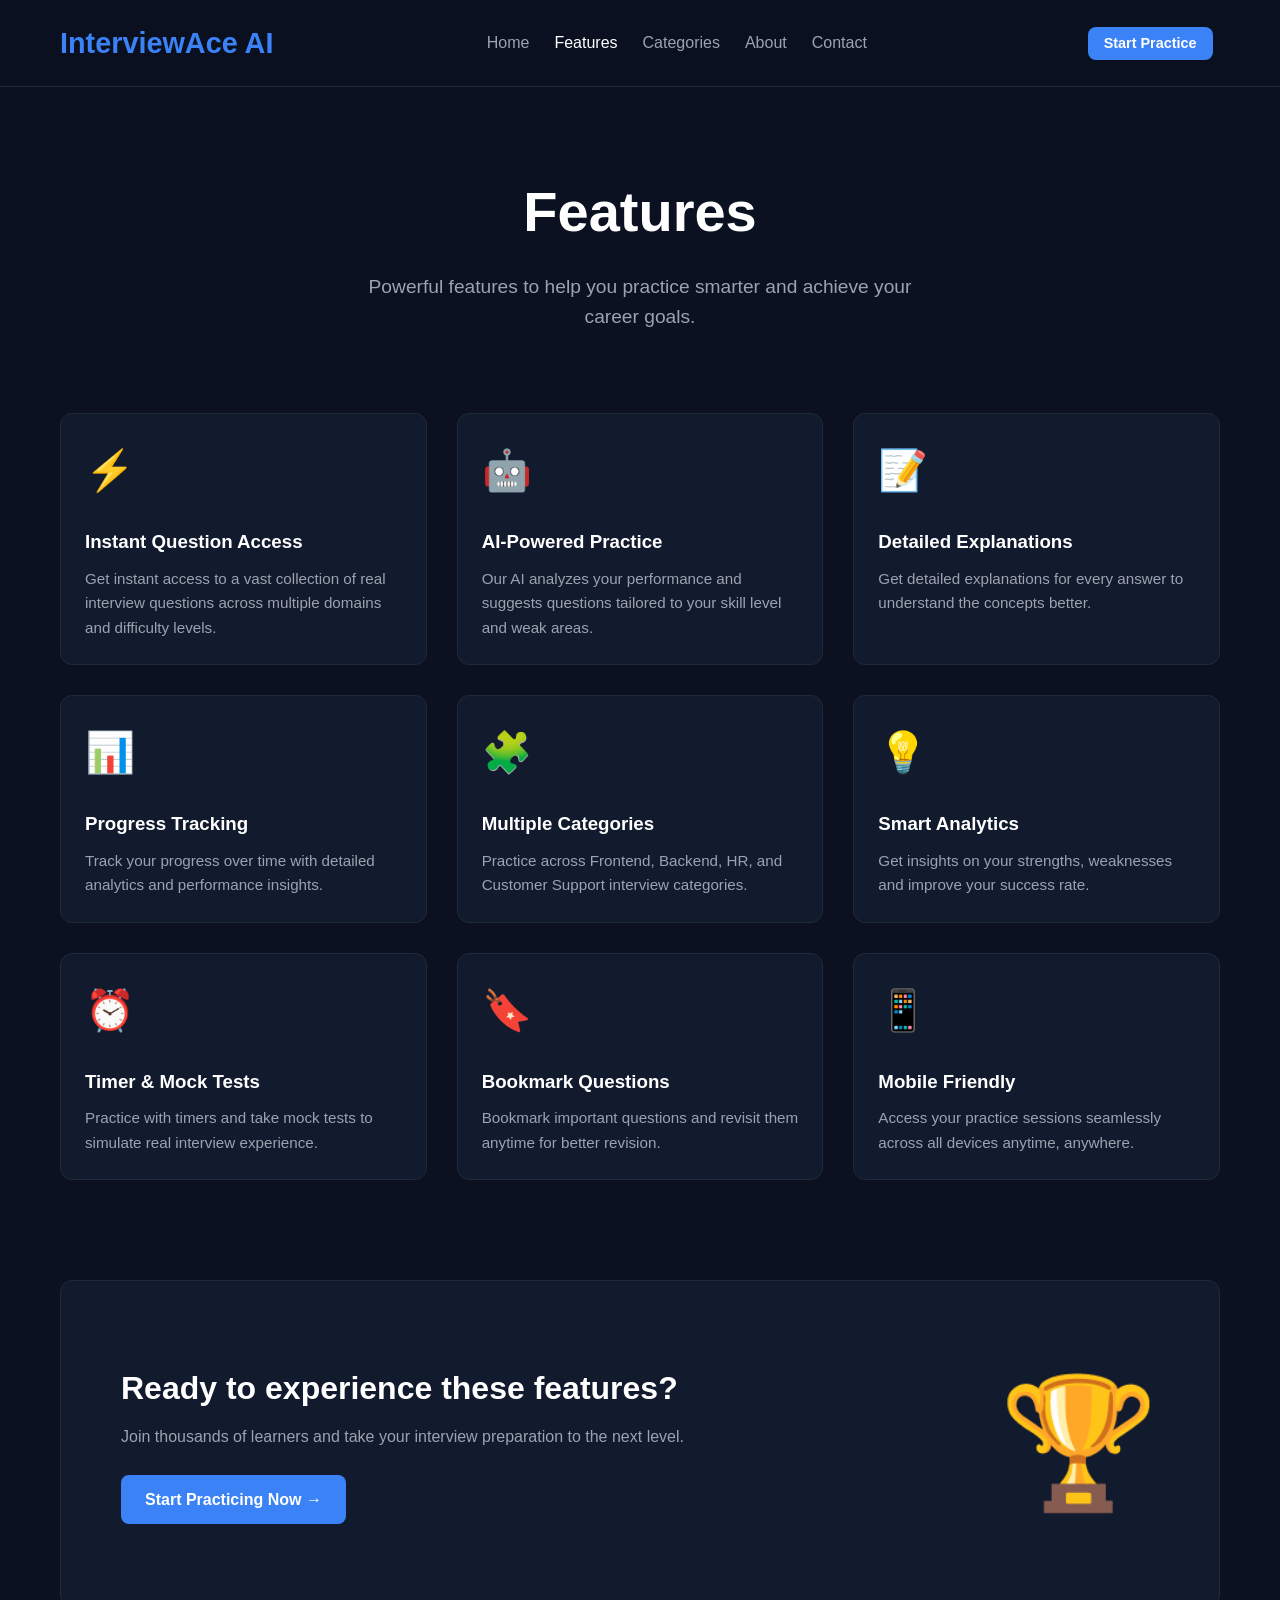
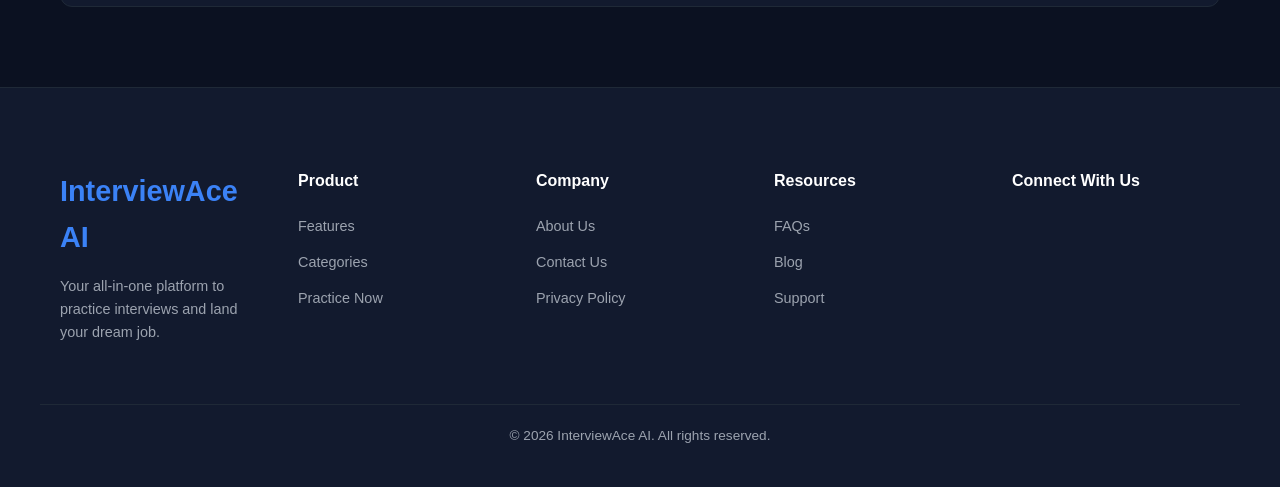
<file: features.html>
<!DOCTYPE html>
<html lang="en">
<head>
    <meta charset="UTF-8">
    <meta name="viewport" content="width=device-width, initial-scale=1.0">
    <title>Features | InterviewAce AI - Practice Smarter</title>
    <link rel="stylesheet" href="./style.css">
</head>
<body class="dark-theme">

    <header>
        <div class="container">
            <a href="index.html" class="logo">InterviewAce AI</a>
            <nav>
                <ul>
                    <li><a href="index.html">Home</a></li>
                    <li><a href="features.html" class="active">Features</a></li>
                    <li><a href="categories.html">Categories</a></li>
                    <li><a href="about.html">About</a></li>
                    <li><a href="contact.html">Contact</a></li>
                </ul>
            </nav>
            <a href="categories.html" class="btn btn-primary start-practice">Start Practice</a>
            <div class="menu-toggle"><span></span><span></span><span></span></div>
        </div>
    </header>

    <main class="page-main container">
        <div class="page-header">
            <h1 class="page-title">Features</h1>
            <p class="page-subtitle">Powerful features to help you practice smarter and achieve your career goals.</p>
        </div>

        <section class="features-detailed-grid">
            <div class="feature-detailed-card card">
                <span class="icon large">⚡</span>
                <h3>Instant Question Access</h3>
                <p>Get instant access to a vast collection of real interview questions across multiple domains and difficulty levels.</p>
            </div>
            <div class="feature-detailed-card card">
                <span class="icon large">🤖</span>
                <h3>AI-Powered Practice</h3>
                <p>Our AI analyzes your performance and suggests questions tailored to your skill level and weak areas.</p>
            </div>
            <div class="feature-detailed-card card">
                <span class="icon large">📝</span>
                <h3>Detailed Explanations</h3>
                <p>Get detailed explanations for every answer to understand the concepts better.</p>
            </div>
            <div class="feature-detailed-card card">
                <span class="icon large">📊</span>
                <h3>Progress Tracking</h3>
                <p>Track your progress over time with detailed analytics and performance insights.</p>
            </div>
            <div class="feature-detailed-card card">
                <span class="icon large">🧩</span>
                <h3>Multiple Categories</h3>
                <p>Practice across Frontend, Backend, HR, and Customer Support interview categories.</p>
            </div>
            <div class="feature-detailed-card card">
                <span class="icon large">💡</span>
                <h3>Smart Analytics</h3>
                <p>Get insights on your strengths, weaknesses and improve your success rate.</p>
            </div>
            <div class="feature-detailed-card card">
                <span class="icon large">⏰</span>
                <h3>Timer & Mock Tests</h3>
                <p>Practice with timers and take mock tests to simulate real interview experience.</p>
            </div>
            <div class="feature-detailed-card card">
                <span class="icon large">🔖</span>
                <h3>Bookmark Questions</h3>
                <p>Bookmark important questions and revisit them anytime for better revision.</p>
            </div>
            <div class="feature-detailed-card card">
                <span class="icon large">📱</span>
                <h3>Mobile Friendly</h3>
                <p>Access your practice sessions seamlessly across all devices anytime, anywhere.</p>
            </div>
        </section>

        <!-- Final Call to Action -->
        <section class="page-cta card text-center">
            <div class="cta-inner">
                <h3>Ready to experience these features?</h3>
                <p>Join thousands of learners and take your interview preparation to the next level.</p>
                <a href="categories.html" class="btn btn-primary">Start Practicing Now &rarr;</a>
            </div>
            <div class="cta-graphic">🏆</div>
        </section>
    </main>
    
    <footer>
        <div class="container footer-grid">
            <div class="footer-brand">
                <a href="index.html" class="logo">InterviewAce AI</a>
                <p>
                    Your all-in-one platform to practice interviews and land your dream
                    job.
                </p>
            </div>
            <div class="footer-links">
                <h4>Product</h4>
                <ul>
                    <li><a href="features.html">Features</a></li>
                    <li><a href="categories.html">Categories</a></li>
                    <li><a href="practice.html">Practice Now</a></li>
                </ul>
            </div>
            <div class="footer-links">
                <h4>Company</h4>
                <ul>
                    <li><a href="about.html">About Us</a></li>
                    <li><a href="contact.html">Contact Us</a></li>
                    <li><a href="privacy.html">Privacy Policy</a></li>
                </ul>
            </div>
            <div class="footer-links">
                <h4>Resources</h4>
                <ul>
                    <li><a href="faqs.html">FAQs</a></li>
                    <li><a href="#">Blog</a></li>
                    <li><a href="contact.html">Support</a></li>
                </ul>
            </div>
            <div class="footer-social">
                <h4>Connect With Us</h4>
                <div class="social-icons">
                    <a href="https://instagram.com/gurinder__2000" target="_blank" aria-label="Instagram">
                        <i class="fab fa-instagram"></i>
                    </a>
                    <a href="mailto:akarsh4211@gmail.com" aria-label="Gmail">
                        <i class="fas fa-envelope"></i>
                    </a>
                    <a href="https://linkedin.com/in/gurindersharma2000" target="_blank" aria-label="LinkedIn">
                        <i class="fab fa-linkedin"></i>
                    </a>
                </div>
            </div>
        </div>
        <div class="footer-bottom container">
            <p>&copy; 2026 InterviewAce AI. All rights reserved.</p>
        </div>
    </footer>

    <script src="./script.js"></script>
</body>
</html>
</file>
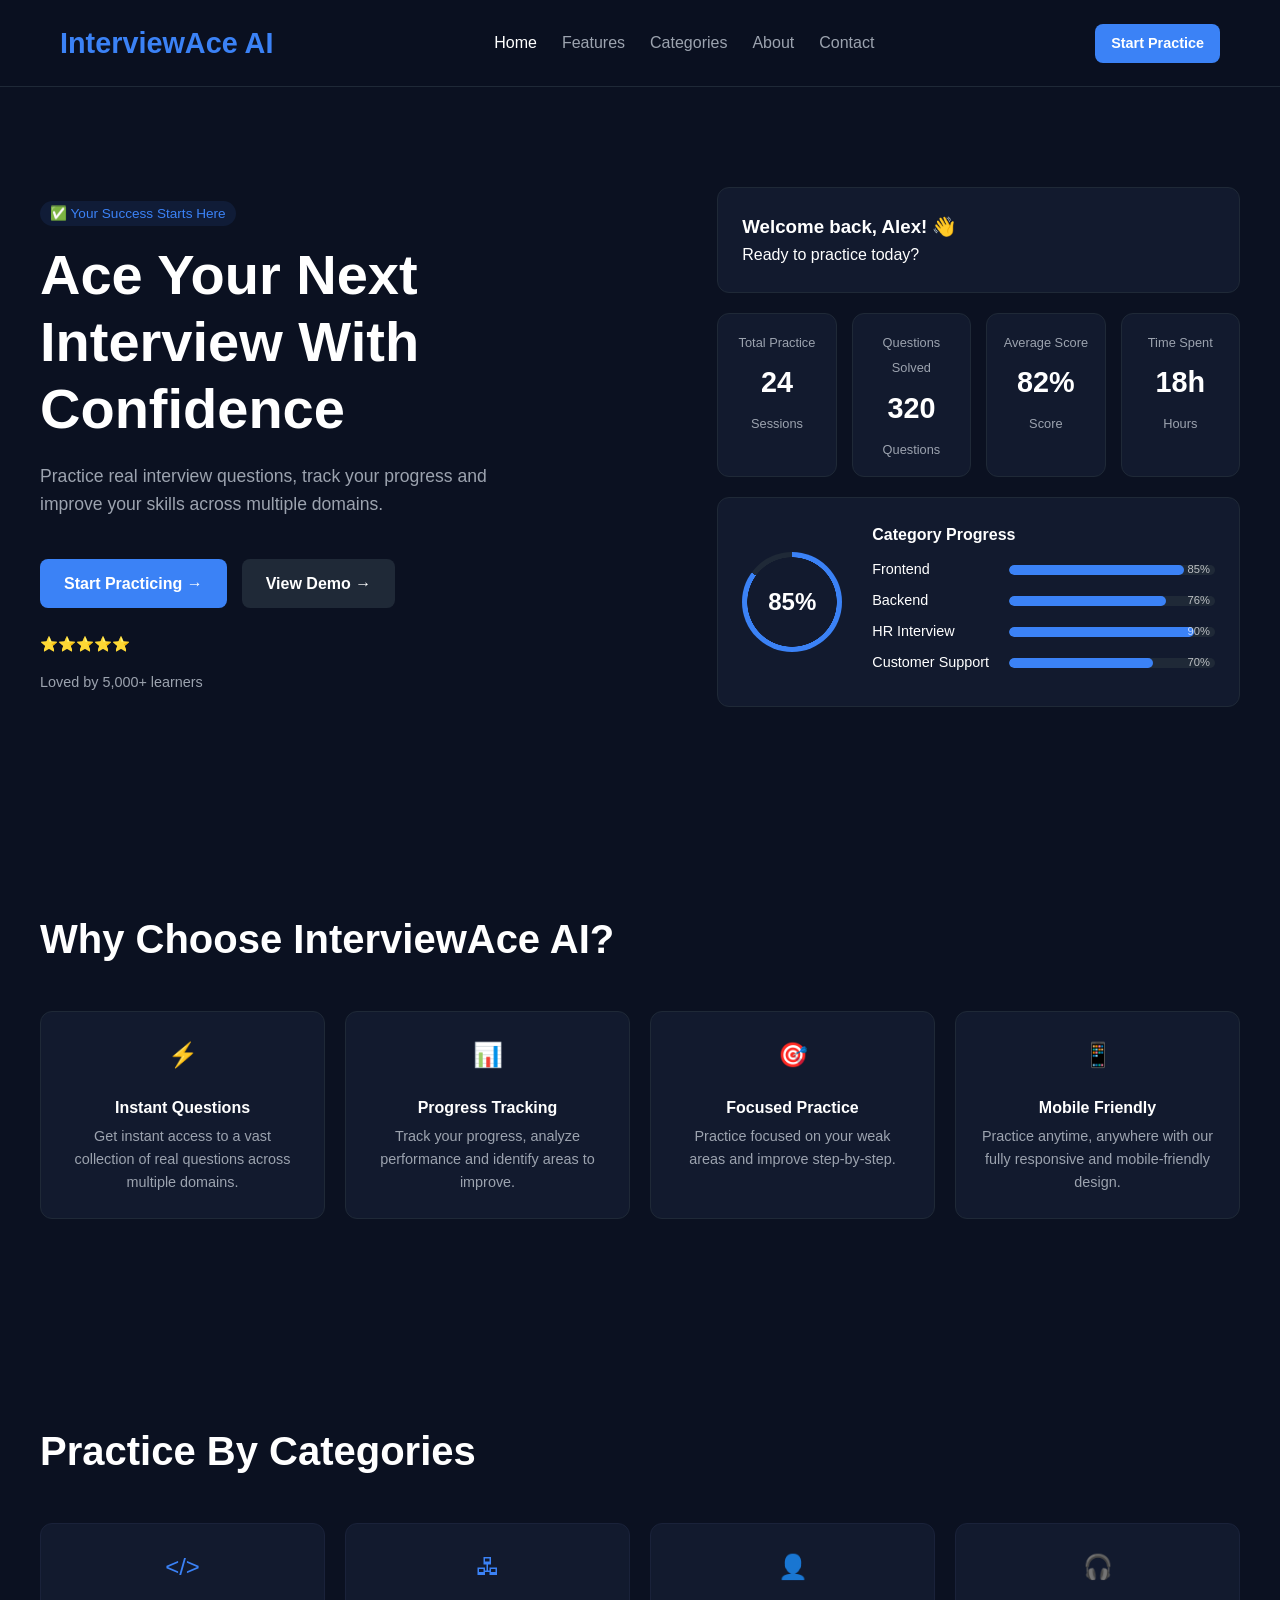
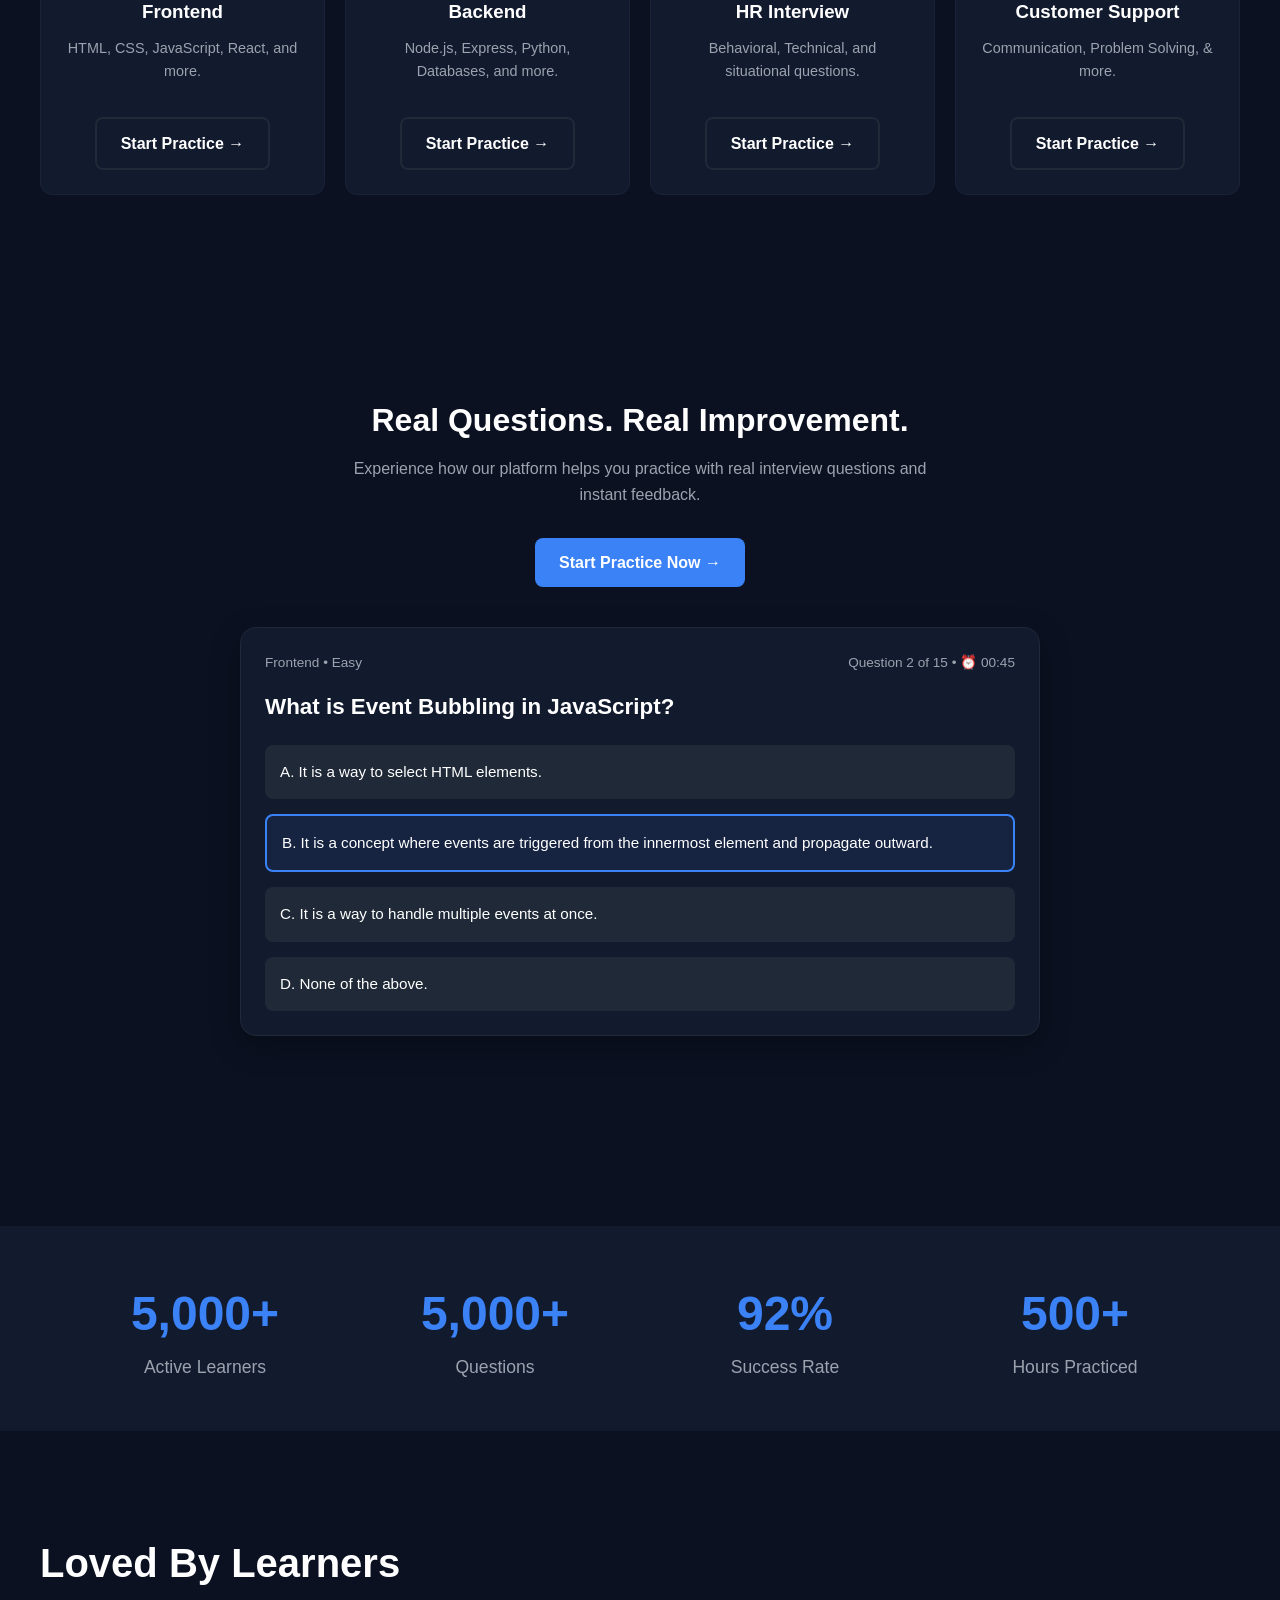
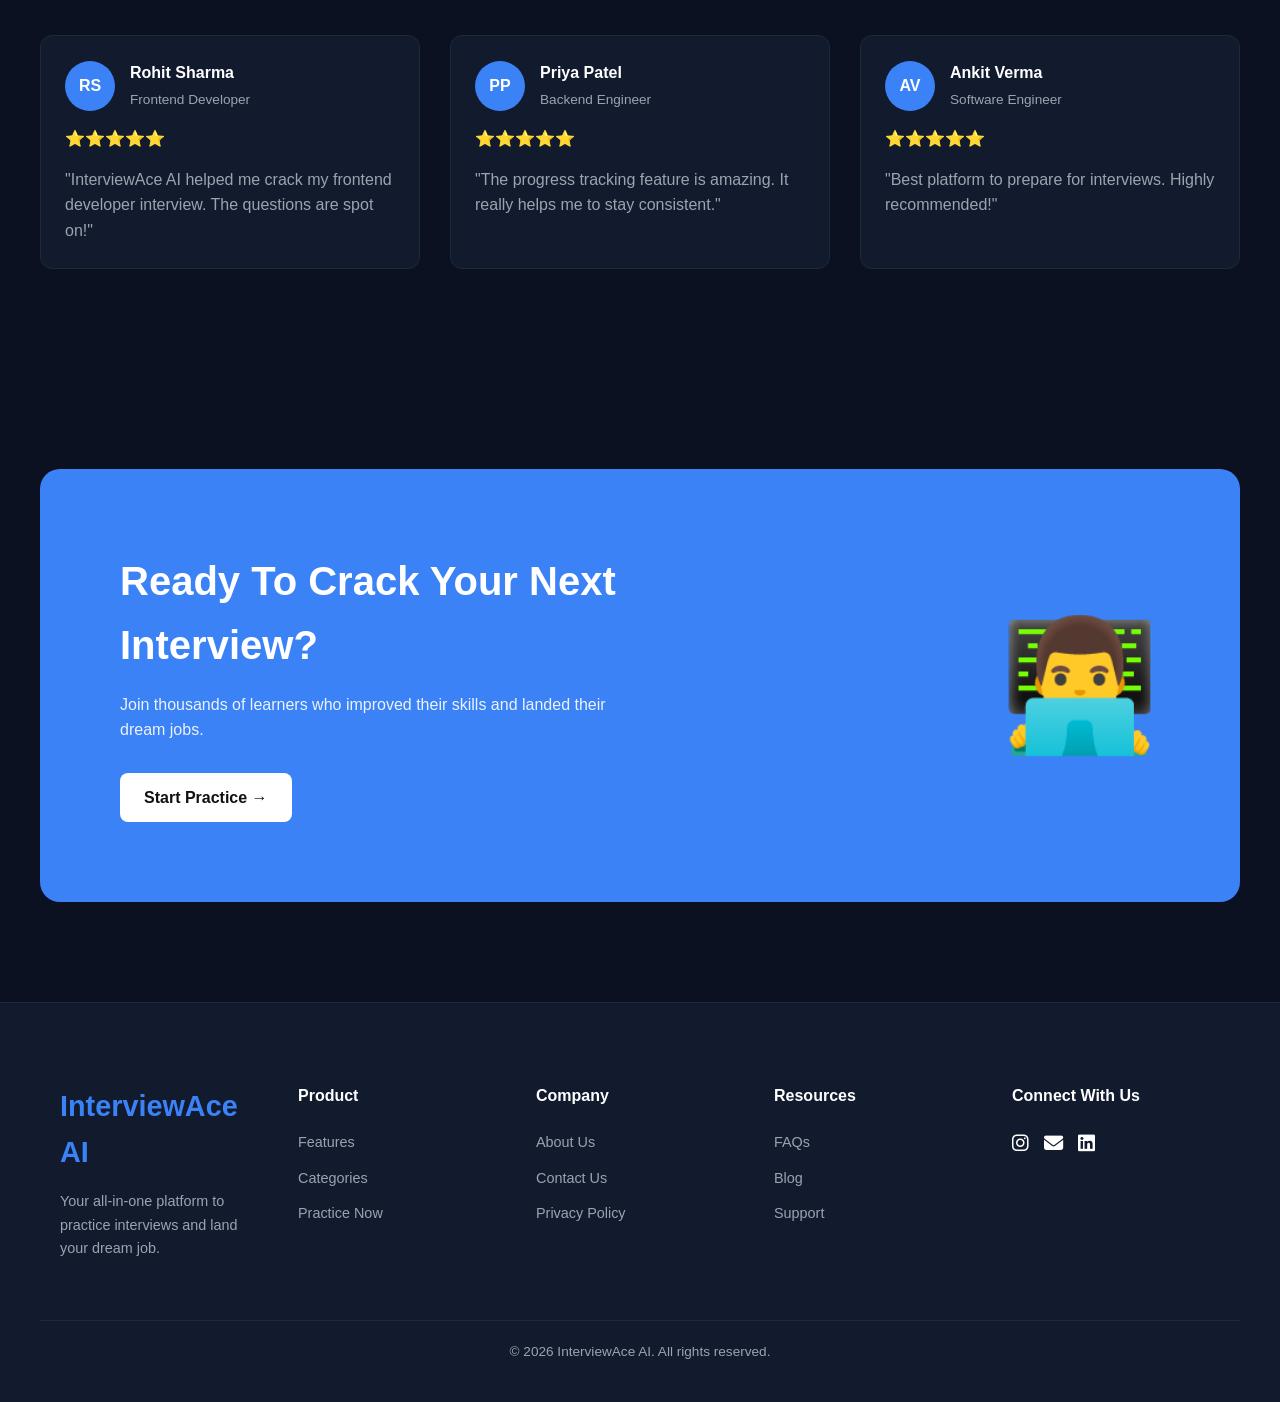
<file: main.html>
<!doctype html>
<html lang="en">

<head>
    <meta charset="UTF-8" />
    <meta name="viewport" content="width=device-width, initial-scale=1.0" />
    <title>InterviewAce AI | Home - Prepare with Confidence</title>
    <link rel="stylesheet" href="./interview.css" />
    <link rel="stylesheet" href="https://cdnjs.cloudflare.com/ajax/libs/font-awesome/6.4.0/css/all.min.css" />
</head>

<body class="dark-theme">
    <header>
        <div class="container">
            <a href="main.html" class="logo">InterviewAce AI</a>
            <nav>
                <ul>
                    <li><a href="main.html" class="active">Home</a></li>
                    <li><a href="features.html">Features</a></li>
                    <li><a href="categories.html">Categories</a></li>
                    <li><a href="about.html">About</a></li>
                    <li><a href="contact.html">Contact</a></li>
                </ul>
            </nav>
            <a href="categories.html" class="btn btn-primary start-practice">Start Practice</a>
            <div class="menu-toggle"><span></span><span></span><span></span></div>
        </div>
    </header>

    <main>
        <!-- Hero Section -->
        <section class="hero-section container">
            <div class="hero-content">
                <span class="sub-hero">✅ Your Success Starts Here</span>
                <h1>Ace Your Next Interview With Confidence</h1>
                <p>
                    Practice real interview questions, track your progress and improve
                    your skills across multiple domains.
                </p>
                <div class="hero-btns">
                    <a href="categories.html" class="btn btn-primary">Start Practicing &rarr;</a>
                    <a href="#dashboard" class="btn btn-secondary">View Demo &rarr;</a>
                </div>
                <div class="learner-reviews">
                    <span class="stars">⭐⭐⭐⭐⭐</span>
                    <span>Loved by 5,000+ learners</span>
                </div>
            </div>

            <!-- Dashboard Mockup (Based on Image) -->
            <div id="dashboard" class="dashboard-mockup">
                <div class="welcome-block card">
                    <h3>Welcome back, Alex! 👋</h3>
                    <p>Ready to practice today?</p>
                </div>
                <div class="stats-grid">
                    <div class="stat-card card">
                        <span class="stat-label">Total Practice</span>
                        <span class="stat-value">24</span>
                        <span class="stat-unit">Sessions</span>
                    </div>
                    <div class="stat-card card">
                        <span class="stat-label">Questions Solved</span>
                        <span class="stat-value">320</span>
                        <span class="stat-unit">Questions</span>
                    </div>
                    <div class="stat-card card">
                        <span class="stat-label">Average Score</span>
                        <span class="stat-value">82%</span>
                        <span class="stat-unit">Score</span>
                    </div>
                    <div class="stat-card card">
                        <span class="stat-label">Time Spent</span>
                        <span class="stat-value">18h</span>
                        <span class="stat-unit">Hours</span>
                    </div>
                </div>
                <div class="progress-details card">
                    <div class="overall-progress">
                        <div class="progress-ring">
                            <span class="progress-value" id="overallProgress">82%</span>
                        </div>
                    </div>
                    <div class="category-progress-list">
                        <h4>Category Progress</h4>
                        <div class="category-item">
                            <span class="cat-label">Frontend</span>
                            <div class="cat-bar">
                                <div class="cat-fill" style="width: 85%"></div>
                                <span class="cat-val">85%</span>
                            </div>
                        </div>
                        <div class="category-item">
                            <span class="cat-label">Backend</span>
                            <div class="cat-bar">
                                <div class="cat-fill" style="width: 76%"></div>
                                <span class="cat-val">76%</span>
                            </div>
                        </div>
                        <div class="category-item">
                            <span class="cat-label">HR Interview</span>
                            <div class="cat-bar">
                                <div class="cat-fill" style="width: 90%"></div>
                                <span class="cat-val">90%</span>
                            </div>
                        </div>
                        <div class="category-item">
                            <span class="cat-label">Customer Support</span>
                            <div class="cat-bar">
                                <div class="cat-fill" style="width: 70%"></div>
                                <span class="cat-val">70%</span>
                            </div>
                        </div>
                    </div>
                </div>
            </div>
        </section>

        <!-- Why Choose Section -->
        <section class="why-choose-section container">
            <h2 class="section-title">Why Choose InterviewAce AI?</h2>
            <div class="feature-small-grid">
                <div class="feature-small-card card">
                    <span class="icon">⚡</span>
                    <h4>Instant Questions</h4>
                    <p>
                        Get instant access to a vast collection of real questions across
                        multiple domains.
                    </p>
                </div>
                <div class="feature-small-card card">
                    <span class="icon">📊</span>
                    <h4>Progress Tracking</h4>
                    <p>
                        Track your progress, analyze performance and identify areas to
                        improve.
                    </p>
                </div>
                <div class="feature-small-card card">
                    <span class="icon">🎯</span>
                    <h4>Focused Practice</h4>
                    <p>Practice focused on your weak areas and improve step-by-step.</p>
                </div>
                <div class="feature-small-card card">
                    <span class="icon">📱</span>
                    <h4>Mobile Friendly</h4>
                    <p>
                        Practice anytime, anywhere with our fully responsive and
                        mobile-friendly design.
                    </p>
                </div>
            </div>
        </section>

        <!-- Categories Section -->
        <section class="practice-categories-section container">
            <h2 class="section-title">Practice By Categories</h2>
            <div class="category-grid">
                <div class="category-card card">
                    <span class="icon">&lt;/&gt;</span>
                    <h3>Frontend</h3>
                    <p>HTML, CSS, JavaScript, React, and more.</p>
                    <a href="./categories.html?cat=frontend" class="btn btn-outline">Start Practice →</a>
                </div>
                <div class="category-card card">
                    <span class="icon">🖧</span>
                    <h3>Backend</h3>
                    <p>Node.js, Express, Python, Databases, and more.</p>
                    <a href="./categories.html?cat=backend" class="btn btn-outline">Start Practice →</a>
                </div>
                <div class="category-card card">
                    <span class="icon">👤</span>
                    <h3>HR Interview</h3>
                    <p>Behavioral, Technical, and situational questions.</p>
                    <a href="./categories.html?cat=hr" class="btn btn-outline">Start Practice →</a>
                </div>
                <div class="category-card card">
                    <span class="icon">🎧</span>
                    <h3>Customer Support</h3>
                    <p>Communication, Problem Solving, & more.</p>
                    <a href="./categories.html?cat=support" class="btn btn-outline">Start Practice →</a>
                </div>
            </div>
        </section>

        <!-- Mockup Practice Section -->
        <section class="practice-mockup-section container">
            <div class="mockup-header">
                <h3>Real Questions. Real Improvement.</h3>
                <p>
                    Experience how our platform helps you practice with real interview
                    questions and instant feedback.
                </p>
                <a href="categories.html" class="btn btn-primary">Start Practice Now &rarr;</a>
            </div>

            <div class="practice-interface card">
                <div class="practice-top">
                    <span>Frontend • Easy</span>
                    <span>Question 2 of 15 • ⏰ 00:45</span>
                </div>
                <div class="question-text">
                    <h4>What is Event Bubbling in JavaScript?</h4>
                </div>
                <div class="options-list">
                    <div class="option">A. It is a way to select HTML elements.</div>
                    <div class="option active">
                        B. It is a concept where events are triggered from the innermost
                        element and propagate outward.
                    </div>
                    <div class="option">
                        C. It is a way to handle multiple events at once.
                    </div>
                    <div class="option">D. None of the above.</div>
                </div>
            </div>
        </section>

        <!-- Stats Section -->
        <section class="stats-bar-section">
            <div class="container stats-bar">
                <div class="stat-item">
                    <span class="stat-num">5,000+</span><span class="stat-desc">Active Learners</span>
                </div>
                <div class="stat-item">
                    <span class="stat-num">5,000+</span><span class="stat-desc">Questions</span>
                </div>
                <div class="stat-item">
                    <span class="stat-num">92%</span><span class="stat-desc">Success Rate</span>
                </div>
                <div class="stat-item">
                    <span class="stat-num">500+</span><span class="stat-desc">Hours Practiced</span>
                </div>
            </div>
        </section>

        <!-- Testimonials -->
        <section class="testimonials-section container">
            <h2 class="section-title">Loved By Learners</h2>
            <div class="testimonial-grid">
                <div class="testimonial-card card">
                    <div class="user-meta">
                        <div class="avatar">RS</div>
                        <div>
                            <h4>Rohit Sharma</h4>
                            <span class="user-title">Frontend Developer</span>
                        </div>
                    </div>
                    <span class="stars">⭐⭐⭐⭐⭐</span>
                    <p>
                        "InterviewAce AI helped me crack my frontend developer interview.
                        The questions are spot on!"
                    </p>
                </div>
                <div class="testimonial-card card">
                    <div class="user-meta">
                        <div class="avatar">PP</div>
                        <div>
                            <h4>Priya Patel</h4>
                            <span class="user-title">Backend Engineer</span>
                        </div>
                    </div>
                    <span class="stars">⭐⭐⭐⭐⭐</span>
                    <p>
                        "The progress tracking feature is amazing. It really helps me to
                        stay consistent."
                    </p>
                </div>
                <div class="testimonial-card card">
                    <div class="user-meta">
                        <div class="avatar">AV</div>
                        <div>
                            <h4>Ankit Verma</h4>
                            <span class="user-title">Software Engineer</span>
                        </div>
                    </div>
                    <span class="stars">⭐⭐⭐⭐⭐</span>
                    <p>
                        "Best platform to prepare for interviews. Highly recommended!"
                    </p>
                </div>
            </div>
        </section>

        <!-- Ready Hero Section -->
        <section class="ready-hero-section container">
            <div class="ready-content">
                <h2>Ready To Crack Your Next Interview?</h2>
                <p>
                    Join thousands of learners who improved their skills and landed
                    their dream jobs.
                </p>
                <a href="categories.html" class="btn btn-light">Start Practice &rarr;</a>
            </div>
            <div class="ready-graphic">
                <div class="graphic-item avatar-block">👨‍💻</div>
            </div>
        </section>
    </main>

    <footer>
        <div class="container footer-grid">
            <div class="footer-brand">
                <a href="index.html" class="logo">InterviewAce AI</a>
                <p>
                    Your all-in-one platform to practice interviews and land your dream
                    job.
                </p>
            </div>
            <div class="footer-links">
                <h4>Product</h4>
                <ul>
                    <li><a href="features.html">Features</a></li>
                    <li><a href="categories.html">Categories</a></li>
                    <li><a href="practice.html">Practice Now</a></li>
                </ul>
            </div>
            <div class="footer-links">
                <h4>Company</h4>
                <ul>
                    <li><a href="about.html">About Us</a></li>
                    <li><a href="contact.html">Contact Us</a></li>
                    <li><a href="privacy.html">Privacy Policy</a></li>
                </ul>
            </div>
            <div class="footer-links">
                <h4>Resources</h4>
                <ul>
                    <li><a href="faqs.html">FAQs</a></li>
                    <li><a href="#">Blog</a></li>
                    <li><a href="contact.html">Support</a></li>
                </ul>
            </div>
            <div class="footer-social">
                <h4>Connect With Us</h4>
                <div class="social-icons">
                    <a href="https://instagram.com/gurinder__2000" target="_blank" aria-label="Instagram">
                        <i class="fab fa-instagram"></i>
                    </a>
                    <a href="mailto:akarsh4211@gmail.com" aria-label="Gmail">
                        <i class="fas fa-envelope"></i>
                    </a>
                    <a href="https://linkedin.com/in/gurindersharma2000" target="_blank" aria-label="LinkedIn">
                        <i class="fab fa-linkedin"></i>
                    </a>
                </div>
            </div>
        </div>
        <div class="footer-bottom container">
            <p>&copy; 2026 InterviewAce AI. All rights reserved.</p>
        </div>
    </footer>

    <script src="./interview.js"></script>
</body>

</html>
</file>
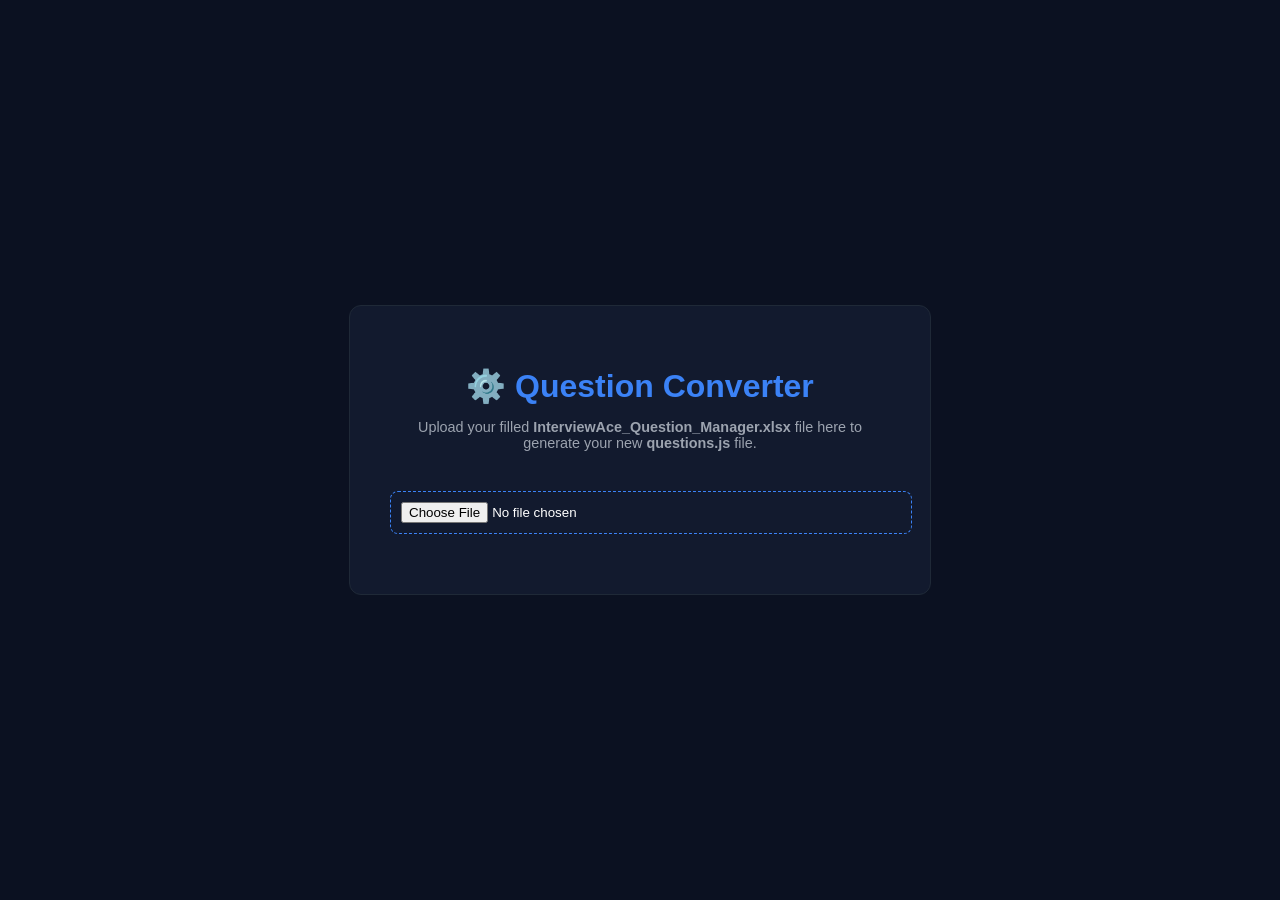
<file: manager.html>
<!DOCTYPE html>
<html lang="en">
<head>
    <meta charset="UTF-8">
    <meta name="viewport" content="width=device-width, initial-scale=1.0">
    <title>InterviewAce - Excel to JS Converter</title>
    <style>
        body { font-family: 'Segoe UI', Tahoma, Geneva, Verdana, sans-serif; background-color: #0b1121; color: white; display: flex; flex-direction: column; align-items: center; justify-content: center; height: 100vh; margin: 0; }
        .card { background-color: #121a2e; padding: 40px; border-radius: 12px; border: 1px solid #1f2937; text-align: center; max-width: 500px; }
        h1 { color: #3b82f6; margin-bottom: 10px; }
        input[type="file"] { margin: 20px 0; padding: 10px; border: 1px dashed #3b82f6; border-radius: 8px; width: 100%; cursor: pointer; }
        button { background-color: #10b981; color: white; border: none; padding: 12px 24px; border-radius: 8px; font-weight: bold; cursor: pointer; display: none; width: 100%; }
        button:hover { background-color: #059669; }
        p { color: #9ca3af; font-size: 0.9rem; margin-bottom: 20px; }
    </style>
    <script src="https://cdn.sheetjs.com/xlsx-latest/package/dist/xlsx.full.min.js"></script>
</head>
<body>

    <div class="card">
        <h1>⚙️ Question Converter</h1>
        <p>Upload your filled <b>InterviewAce_Question_Manager.xlsx</b> file here to generate your new <b>questions.js</b> file.</p>
        
        <input type="file" id="excel-file" accept=".xlsx, .xls, .csv">
        <button id="download-btn">Download new questions.js</button>
    </div>

    <script>
        let finalCodeString = "";

        document.getElementById('excel-file').addEventListener('change', function(e) {
            const file = e.target.files[0];
            if (!file) return;

            const reader = new FileReader();
            reader.onload = function(e) {
                const data = new Uint8Array(e.target.result);
                const workbook = XLSX.read(data, {type: 'array'});
                
                const questionsDb = { frontend: [], backend: [], hr: [], support: [] };
                
                // Map the Excel sheet names to our JavaScript category names
                const categoryMap = { "Frontend": "frontend", "Backend": "backend", "HR Interview": "hr", "Customer Support": "support" };

                // Go through each sheet in the Excel file
                workbook.SheetNames.forEach(sheetName => {
                    const jsCategory = categoryMap[sheetName];
                    if (jsCategory) {
                        // Convert sheet to a JavaScript object
                        const sheetData = XLSX.utils.sheet_to_json(workbook.Sheets[sheetName]);
                        
                        // Format it exactly how our practice.js file needs it
                        sheetData.forEach(row => {
                            // Only add rows that actually have a question
                            if (row["Question"]) {
                                questionsDb[jsCategory].push({
                                    question: row["Question"],
                                    options: [
                                        row["Option A (Index 0)"], 
                                        row["Option B (Index 1)"], 
                                        row["Option C (Index 2)"], 
                                        row["Option D (Index 3)"]
                                    ],
                                    answer: parseInt(row["Correct Answer Index (0-3)"])
                                });
                            }
                        });
                    }
                });

                // Wrap it in the variable name
                finalCodeString = `/* questions.js - Auto-generated from Excel */\n\nconst questionsData = ${JSON.stringify(questionsDb, null, 4)};`;
                
                // Show the download button
                document.getElementById('download-btn').style.display = 'block';
            };
            reader.readAsArrayBuffer(file);
        });

        // Handle Download
        document.getElementById('download-btn').addEventListener('click', function() {
            const blob = new Blob([finalCodeString], { type: "text/javascript" });
            const link = document.createElement("a");
            link.href = URL.createObjectURL(blob);
            link.download = "questions.js";
            document.body.appendChild(link);
            link.click();
            document.body.removeChild(link);
        });
    </script>
</body>
</html>
</file>
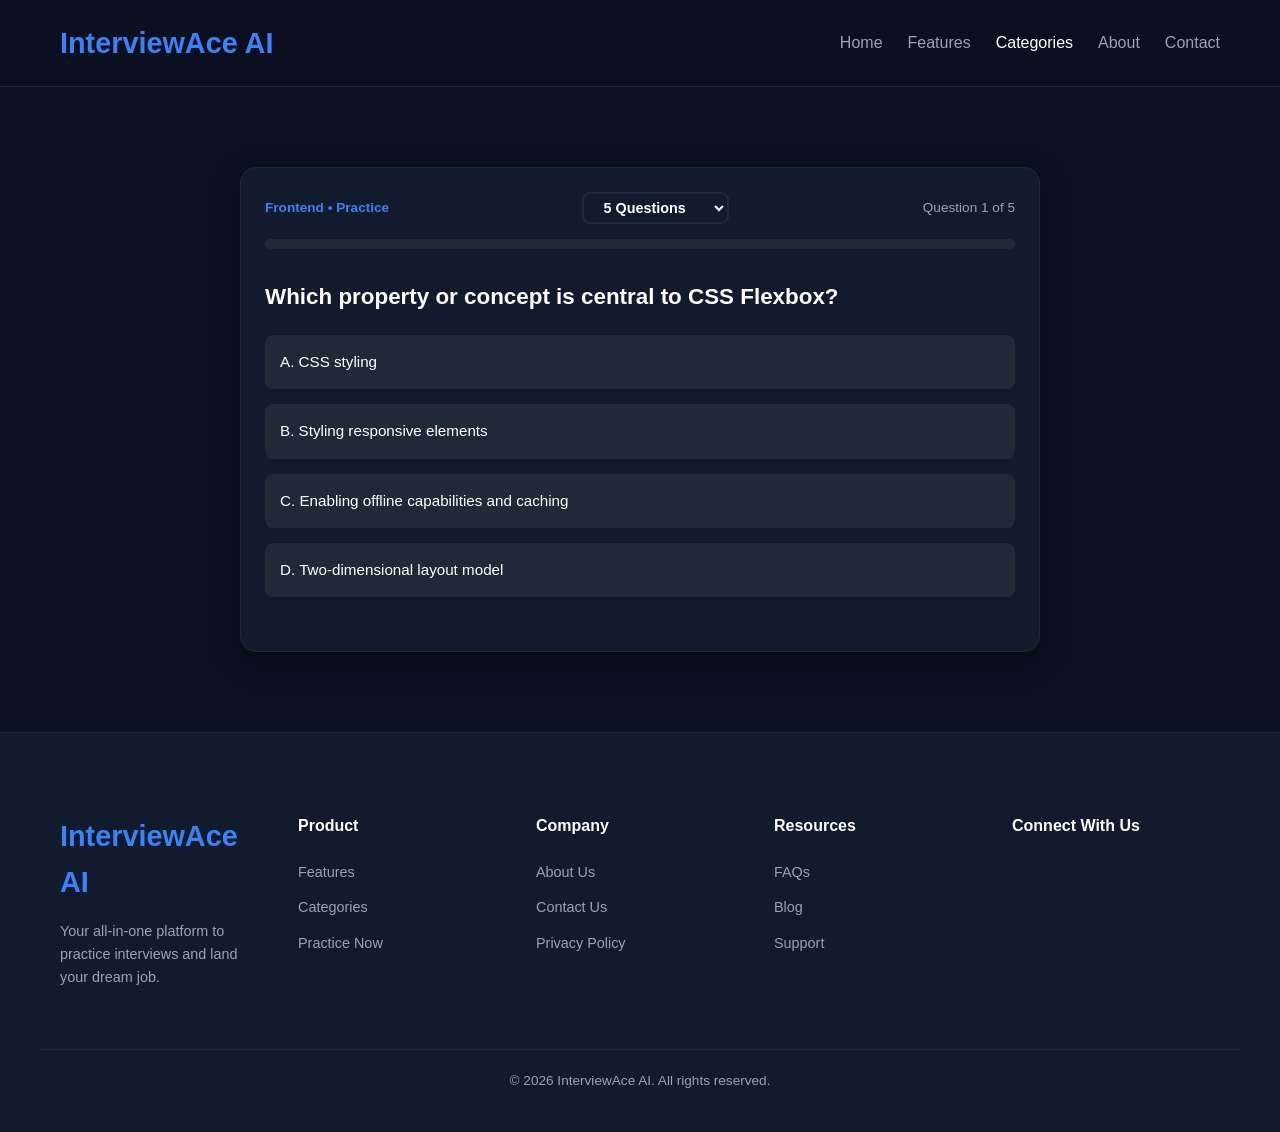
<file: practice.html>
<!DOCTYPE html>
<html lang="en">
<head>
    <meta charset="UTF-8">
    <meta name="viewport" content="width=device-width, initial-scale=1.0">
    <title>Practice Mode | InterviewAce AI</title>
    <link rel="stylesheet" href="/style.css">
</head>
<body class="dark-theme">

    <header>
        <div class="container">
            <a href="index.html" class="logo">InterviewAce AI</a>
            <nav>
                <ul>
                    <li><a href="index.html">Home</a></li>
                    <li><a href="features.html">Features</a></li>
                    <li><a href="categories.html" class="active">Categories</a></li>
                    <li><a href="about.html">About</a></li>
                    <li><a href="contact.html">Contact</a></li>
                </ul>
            </nav>
            <div class="menu-toggle"><span></span><span></span><span></span></div>
        </div>
    </header>

    <main class="page-main container">
        
        <section id="quiz-container" class="practice-interface card" style="max-width: 800px; margin: 0 auto;">
            
            <div class="practice-top" style="display: flex; justify-content: space-between; align-items: center; flex-wrap: wrap; gap: 10px;">
                <span id="category-title" style="text-transform: capitalize; font-weight: bold; color: var(--primary-color);">Loading...</span>
                
                <select id="question-count-selector" class="btn btn-outline" style="padding: 5px 15px; font-size: 0.9rem; cursor: pointer; background-color: var(--card-bg-color);">
                    <option value="5">5 Questions</option>
                    <option value="10">10 Questions</option>
                    <option value="20">20 Questions</option>
                    <option value="all">All Questions</option>
                </select>

                <span id="question-counter">Question -- of --</span>
            </div>
            
            <div class="cat-bar" style="width: 100%; margin-top: 15px; margin-bottom: 30px; background-color: var(--border-color);">
                <div id="quiz-progress" class="cat-fill" style="width: 0%; background-color: var(--primary-color);"></div>
            </div>

            <div class="question-text">
                <h4 id="question-text">Loading question...</h4>
            </div>

            <div id="options-list" class="options-list">
                </div>

            <div style="margin-top: 30px; text-align: right;">
                <button id="next-btn" class="btn btn-primary" style="display: none;">Next Question &rarr;</button>
            </div>
        </section>

        <section id="result-container" class="practice-interface card text-center" style="max-width: 800px; margin: 0 auto; display: none;">
            <div style="font-size: 4rem; margin-bottom: 20px;">🏆</div>
            <h2 style="margin-bottom: 10px;">Practice Completed!</h2>
            <p style="color: var(--text-muted); margin-bottom: 20px;">Great job taking the time to practice.</p>
            <h3 style="font-size: 2rem; color: var(--primary-color); margin-bottom: 30px;">Your Score: <span id="final-score">0</span> / <span id="total-questions">0</span></h3>
            
            <div style="display: flex; gap: 15px; justify-content: center;">
                <button onclick="window.location.reload()" class="btn btn-outline">Try Again</button>
                <a href="categories.html" class="btn btn-primary">Choose Another Category</a>
            </div>
        </section>

    </main>

    <footer>
        <div class="container footer-grid">
            <div class="footer-brand">
                <a href="index.html" class="logo">InterviewAce AI</a>
                <p>
                    Your all-in-one platform to practice interviews and land your dream
                    job.
                </p>
            </div>
            <div class="footer-links">
                <h4>Product</h4>
                <ul>
                    <li><a href="features.html">Features</a></li>
                    <li><a href="categories.html">Categories</a></li>
                    <li><a href="practice.html">Practice Now</a></li>
                </ul>
            </div>
            <div class="footer-links">
                <h4>Company</h4>
                <ul>
                    <li><a href="about.html">About Us</a></li>
                    <li><a href="contact.html">Contact Us</a></li>
                    <li><a href="privacy.html">Privacy Policy</a></li>
                </ul>
            </div>
            <div class="footer-links">
                <h4>Resources</h4>
                <ul>
                    <li><a href="faqs.html">FAQs</a></li>
                    <li><a href="#">Blog</a></li>
                    <li><a href="contact.html">Support</a></li>
                </ul>
            </div>
            <div class="footer-social">
                <h4>Connect With Us</h4>
                <div class="social-icons">
                    <a href="https://instagram.com/gurinder__2000" target="_blank" aria-label="Instagram">
                        <i class="fab fa-instagram"></i>
                    </a>
                    <a href="mailto:akarsh4211@gmail.com" aria-label="Gmail">
                        <i class="fas fa-envelope"></i>
                    </a>
                    <a href="https://linkedin.com/in/gurindersharma2000" target="_blank" aria-label="LinkedIn">
                        <i class="fab fa-linkedin"></i>
                    </a>
                </div>
            </div>
        </div>
        <div class="footer-bottom container">
            <p>&copy; 2026 InterviewAce AI. All rights reserved.</p>
        </div>
    </footer>

    <script src="questions.js"></script>
    <script src="practice.js"></script>
    <script src="script.js"></script>
    
</body>
</html>
</file>
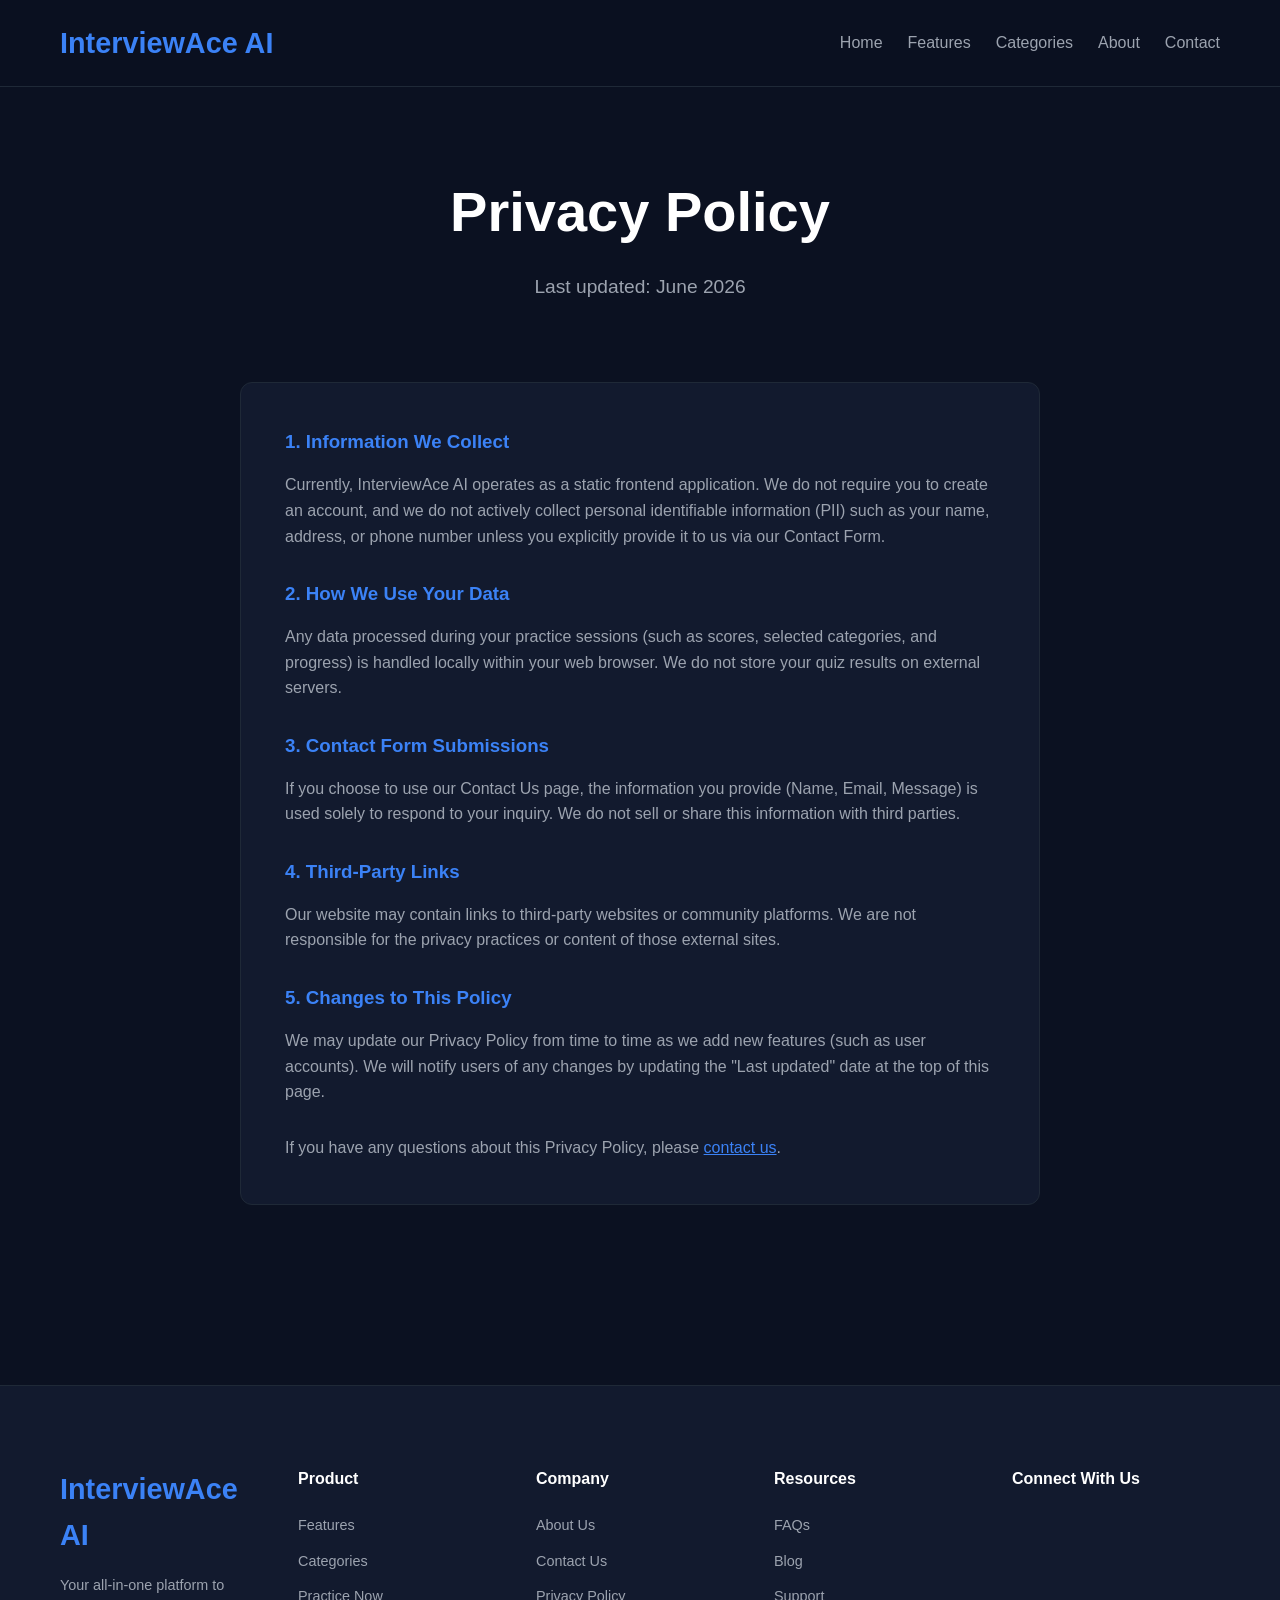
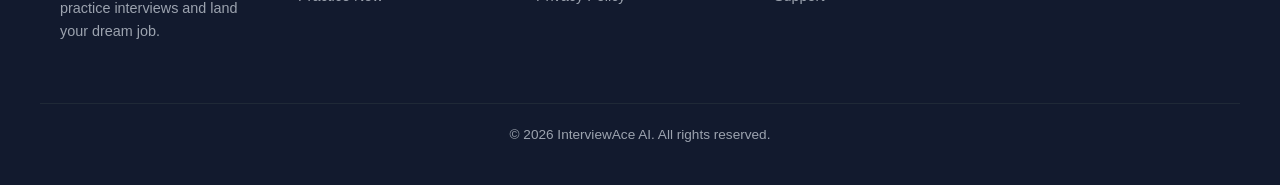
<file: privacy.html>
<!DOCTYPE html>
<html lang="en">
<head>
    <meta charset="UTF-8">
    <meta name="viewport" content="width=device-width, initial-scale=1.0">
    <title>Privacy Policy | InterviewAce AI</title>
    <link rel="stylesheet" href="./style.css">
</head>
<body class="dark-theme">

    <header>
        <div class="container">
            <a href="index.html" class="logo">InterviewAce AI</a>
            <nav>
                <ul>
                    <li><a href="index.html">Home</a></li>
                    <li><a href="features.html">Features</a></li>
                    <li><a href="categories.html">Categories</a></li>
                    <li><a href="about.html">About</a></li>
                    <li><a href="contact.html">Contact</a></li>
                </ul>
            </nav>
            <div class="menu-toggle"><span></span><span></span><span></span></div>
        </div>
    </header>

    <main class="page-main container">
        <div class="page-header">
            <h1 class="page-title">Privacy Policy</h1>
            <p class="page-subtitle">Last updated: June 2026</p>
        </div>

        <section class="card" style="max-width: 800px; margin: 0 auto; margin-bottom: 100px;">
            <div style="padding: 20px;">
                <h3 style="margin-bottom: 15px; color: var(--primary-color);">1. Information We Collect</h3>
                <p style="color: var(--text-muted); margin-bottom: 30px;">Currently, InterviewAce AI operates as a static frontend application. We do not require you to create an account, and we do not actively collect personal identifiable information (PII) such as your name, address, or phone number unless you explicitly provide it to us via our Contact Form.</p>

                <h3 style="margin-bottom: 15px; color: var(--primary-color);">2. How We Use Your Data</h3>
                <p style="color: var(--text-muted); margin-bottom: 30px;">Any data processed during your practice sessions (such as scores, selected categories, and progress) is handled locally within your web browser. We do not store your quiz results on external servers.</p>

                <h3 style="margin-bottom: 15px; color: var(--primary-color);">3. Contact Form Submissions</h3>
                <p style="color: var(--text-muted); margin-bottom: 30px;">If you choose to use our Contact Us page, the information you provide (Name, Email, Message) is used solely to respond to your inquiry. We do not sell or share this information with third parties.</p>

                <h3 style="margin-bottom: 15px; color: var(--primary-color);">4. Third-Party Links</h3>
                <p style="color: var(--text-muted); margin-bottom: 30px;">Our website may contain links to third-party websites or community platforms. We are not responsible for the privacy practices or content of those external sites.</p>

                <h3 style="margin-bottom: 15px; color: var(--primary-color);">5. Changes to This Policy</h3>
                <p style="color: var(--text-muted); margin-bottom: 30px;">We may update our Privacy Policy from time to time as we add new features (such as user accounts). We will notify users of any changes by updating the "Last updated" date at the top of this page.</p>

                <p style="color: var(--text-muted);">If you have any questions about this Privacy Policy, please <a href="contact.html" style="color: var(--primary-color); text-decoration: underline;">contact us</a>.</p>
            </div>
        </section>
    </main>

    <footer>
        <div class="container footer-grid">
            <div class="footer-brand">
                <a href="index.html" class="logo">InterviewAce AI</a>
                <p>
                    Your all-in-one platform to practice interviews and land your dream
                    job.
                </p>
            </div>
            <div class="footer-links">
                <h4>Product</h4>
                <ul>
                    <li><a href="features.html">Features</a></li>
                    <li><a href="categories.html">Categories</a></li>
                    <li><a href="practice.html">Practice Now</a></li>
                </ul>
            </div>
            <div class="footer-links">
                <h4>Company</h4>
                <ul>
                    <li><a href="about.html">About Us</a></li>
                    <li><a href="contact.html">Contact Us</a></li>
                    <li><a href="privacy.html">Privacy Policy</a></li>
                </ul>
            </div>
            <div class="footer-links">
                <h4>Resources</h4>
                <ul>
                    <li><a href="faqs.html">FAQs</a></li>
                    <li><a href="#">Blog</a></li>
                    <li><a href="contact.html">Support</a></li>
                </ul>
            </div>
            <div class="footer-social">
                <h4>Connect With Us</h4>
                <div class="social-icons">
                    <a href="https://instagram.com/gurinder__2000" target="_blank" aria-label="Instagram">
                        <i class="fab fa-instagram"></i>
                    </a>
                    <a href="mailto:akarsh4211@gmail.com" aria-label="Gmail">
                        <i class="fas fa-envelope"></i>
                    </a>
                    <a href="https://linkedin.com/in/gurindersharma2000" target="_blank" aria-label="LinkedIn">
                        <i class="fab fa-linkedin"></i>
                    </a>
                </div>
            </div>
        </div>
        <div class="footer-bottom container">
            <p>&copy; 2026 InterviewAce AI. All rights reserved.</p>
        </div>
    </footer>
    <script src="./script.js"></script>
</body>
</html>
</file>
<file: style.css>
/* style.css - Common styles for InterviewAce AI */

/* --- Variables & Reset --- */
:root {
    --bg-color: #0b1121; /* Deep dark blue */
    --card-bg-color: #121a2e; /* Slightly lighter blue for cards */
    --primary-color: #3b82f6; /* Blue accent */
    --purple-color: #8b5cf6;
    --teal-color: #14b8a6;
    --orange-color: #f97316;
    --text-color: #ffffff;
    --text-muted: #9ca3af;
    --border-color: #1f2937;
    --font-family: 'Segoe UI', Tahoma, Geneva, Verdana, sans-serif;
    --container-width: 1200px;
}

* {
    margin: 0;
    padding: 0;
    box-sizing: border-box;
}

body {
    font-family: var(--font-family);
    background-color: var(--bg-color);
    color: var(--text-color);
    line-height: 1.6;
    scroll-behavior: smooth;
}

a {
    text-decoration: none;
    color: inherit;
    transition: all 0.3s ease;
}

ul {
    list-style: none;
}

.container {
    max-width: var(--container-width);
    margin: 0 auto;
    padding: 0 20px;
    width: 100%;
}

/* .dark-theme {
    Base theme is dark, so these values are handled by :root 
} */

/* --- Utility Classes --- */
.card {
    background-color: var(--card-bg-color);
    border: 1px solid var(--border-color);
    border-radius: 12px;
    padding: 24px;
    transition: transform 0.3s ease, border-color 0.3s ease;
}

.card:hover {
    transform: translateY(-5px);
    border-color: var(--primary-color);
}

.text-center { text-align: center; }

.section-title {
    font-size: 2.5rem;
    font-weight: 700;
    margin-bottom: 40px;
    color: var(--text-color);
}

/* --- Buttons --- */
.btn {
    display: inline-block;
    padding: 12px 24px;
    border-radius: 8px;
    font-weight: 600;
    font-size: 1rem;
    cursor: pointer;
    border: none;
    transition: background 0.3s ease, transform 0.2s ease;
}

.btn:active { transform: scale(0.98); }

.btn-primary {
    background-color: var(--primary-color);
    color: white;
}
.btn-primary:hover { background-color: #2563eb; }

.btn-secondary {
    background-color: #1f2937; /* Dark Gray */
    color: white;
}
.btn-secondary:hover { background-color: #374151; }

.btn-outline {
    background-color: transparent;
    color: var(--text-color);
    border: 2px solid var(--border-color);
}
.btn-outline:hover {
    border-color: var(--primary-color);
    background-color: rgba(59, 130, 246, 0.1);
}

.btn-light {
    background-color: white;
    color: #111;
}
.btn-light:hover { background-color: #eee; }

.btn-purple { background-color: var(--purple-color); color: white; }
.btn-teal { background-color: var(--teal-color); color: white; }
.btn-orange { background-color: var(--orange-color); color: white; }

/* --- Icons --- */
.icon {
    font-size: 1.5rem;
    margin-bottom: 10px;
    display: inline-block;
    color: var(--primary-color);
}
.icon.large { font-size: 2.5rem; }

/* --- Header & Nav --- */
header {
    background-color: rgba(11, 17, 33, 0.95);
    padding: 20px 0;
    position: sticky;
    top: 0;
    z-index: 100;
    border-bottom: 1px solid var(--border-color);
}

header .container {
    display: flex;
    justify-content: space-between;
    align-items: center;
}

.logo {
    font-size: 1.8rem;
    font-weight: 700;
    color: var(--primary-color);
}

header nav ul {
    display: flex;
    gap: 25px;
}

header nav a {
    color: var(--text-muted);
    font-weight: 500;
}

header nav a:hover, header nav a.active {
    color: var(--text-color);
}

.start-practice {
    font-size: 0.9rem;
    padding: 5px 16px;
    margin: 0 7.5px;
}

/* Mobile Menu Toggle */
.menu-toggle {
    display: none;
    flex-direction: column;
    gap: 5px;
    cursor: pointer;
}
.menu-toggle span {
    display: block;
    width: 25px;
    height: 3px;
    background-color: white;
    border-radius: 2px;
}

/* --- Hero Section (index.html) --- */
.hero-section {
    display: grid;
    grid-template-columns: 1.2fr 1fr;
    gap: 50px;
    align-items: center;
    padding: 100px 0;
}

.sub-hero {
    color: var(--primary-color);
    background-color: rgba(59, 130, 246, 0.1);
    padding: 5px 10px;
    border-radius: 20px;
    font-size: 0.85rem;
}

.hero-content h1 {
    font-size: 3.5rem;
    font-weight: 800;
    line-height: 1.2;
    margin: 15px 0 20px;
}

.hero-content p {
    color: var(--text-muted);
    font-size: 1.1rem;
    margin-bottom: 40px;
    max-width: 500px;
}

.hero-btns {
    display: flex;
    gap: 15px;
    margin-bottom: 25px;
}

.learner-reviews {
    color: var(--text-muted);
    font-size: 0.9rem;
}

/* Dashboard Mockup Styling (Simplified from Image) */
.dashboard-mockup {
    display: flex;
    flex-direction: column;
    gap: 20px;
}

.welcome-block {
    text-align: left;
}

.stats-grid {
    display: grid;
    grid-template-columns: repeat(4, 1fr);
    gap: 15px;
}

.stat-card {
    text-align: center;
    padding: 15px;
}

.stat-value {
    display: block;
    font-size: 1.8rem;
    font-weight: 700;
    margin: 5px 0;
}

.stat-label, .stat-unit {
    color: var(--text-muted);
    font-size: 0.8rem;
}

.progress-details {
    display: flex;
    gap: 30px;
    align-items: center;
}

.progress-ring {
    width: 100px;
    height: 100px;
    border-radius: 50%;
    background: radial-gradient(closest-side, var(--card-bg-color) 89%, transparent 90% 100%),
                conic-gradient(var(--primary-color) calc(82 * 1%), var(--border-color) 0);
    display: flex;
    justify-content: center;
    align-items: center;
    font-size: 1.5rem;
    font-weight: 700;
}

.category-progress-list {
    flex-grow: 1;
}

.category-progress-list h4 {
    margin-bottom: 10px;
    font-size: 1rem;
}

.category-item {
    margin-bottom: 8px;
    display: flex;
    justify-content: space-between;
    align-items: center;
    font-size: 0.9rem;
}

.cat-bar {
    width: 60%;
    background-color: var(--border-color);
    height: 10px;
    border-radius: 5px;
    position: relative;
    overflow: hidden;
}

.cat-fill {
    height: 100%;
    background-color: var(--primary-color);
    border-radius: 5px;
    position: absolute;
    top: 0;
    left: 0;
}

.cat-val {
    position: absolute;
    right: 5px;
    top: 50%;
    transform: translateY(-50%);
    color: rgba(255, 255, 255, 0.7);
    font-size: 0.7rem;
}

/* --- Features Section (index.html) --- */
.why-choose-section { padding: 100px 0; }

.feature-small-grid {
    display: grid;
    grid-template-columns: repeat(4, 1fr);
    gap: 20px;
}

.feature-small-card {
    text-align: center;
}

.feature-small-card h4 {
    margin: 10px 0 5px;
}

.feature-small-card p {
    color: var(--text-muted);
    font-size: 0.9rem;
}

/* --- Categories Section (index.html) --- */
.practice-categories-section { padding: 100px 0; }

.category-grid {
    display: grid;
    grid-template-columns: repeat(4, 1fr);
    gap: 20px;
}

.category-card {
    text-align: center;
    border-color: #1a223a; /* Darker borders as shown */
}

.category-card:hover {
    border-color: var(--primary-color);
}

.category-card h3 {
    margin-bottom: 10px;
}

.category-card p {
    color: var(--text-muted);
    font-size: 0.9rem;
    margin-bottom: 20px;
    min-height: 60px; /* Keep alignment */
}

/* --- Practice Mockup Section (index.html) --- */
.practice-mockup-section {
    padding: 100px 0;
    text-align: center;
}

.mockup-header h3 {
    font-size: 2rem;
    margin-bottom: 10px;
}

.mockup-header p {
    color: var(--text-muted);
    margin-bottom: 30px;
    max-width: 600px;
    margin-left: auto;
    margin-right: auto;
}

.practice-interface {
    max-width: 800px;
    margin: 40px auto;
    text-align: left;
    border-radius: 16px;
    box-shadow: 0 10px 30px rgba(0, 0, 0, 0.3);
}

.practice-top {
    display: flex;
    justify-content: space-between;
    color: var(--text-muted);
    font-size: 0.85rem;
    margin-bottom: 15px;
}

.question-text h4 {
    font-size: 1.4rem;
    margin-bottom: 20px;
}

.options-list {
    display: flex;
    flex-direction: column;
    gap: 15px;
}

.option {
    background-color: var(--border-color);
    padding: 15px;
    border-radius: 8px;
    cursor: pointer;
    font-size: 0.95rem;
}

.option:hover {
    background-color: #2e3b4e;
}

.option.active {
    border: 2px solid var(--primary-color);
    background-color: rgba(59, 130, 246, 0.1);
}

.option.correct {
    border: 2px solid #10b981; /* Green */
    background-color: rgba(16, 185, 129, 0.1);
}

.option.incorrect {
    border: 2px solid #ef4444; /* Red */
    background-color: rgba(239, 68, 68, 0.1);
}

.option.disabled {
    pointer-events: none;
    opacity: 0.8;
}

/* --- Stats Bar Section (index.html) --- */
.stats-bar-section {
    background-color: var(--card-bg-color);
    padding: 50px 0;
    margin-top: 50px;
}

.stats-bar {
    display: grid;
    grid-template-columns: repeat(4, 1fr);
    text-align: center;
}

.stat-item .stat-num {
    display: block;
    font-size: 3rem;
    font-weight: 700;
    color: var(--primary-color);
}

.stat-item .stat-desc {
    color: var(--text-muted);
    font-size: 1.1rem;
}

/* --- Testimonials Section (index.html) --- */
.testimonials-section { padding: 100px 0; }

.testimonial-grid {
    display: grid;
    grid-template-columns: repeat(3, 1fr);
    gap: 30px;
}

.testimonial-card .user-meta {
    display: flex;
    gap: 15px;
    align-items: center;
    margin-bottom: 15px;
}

.avatar {
    width: 50px;
    height: 50px;
    background-color: var(--primary-color);
    border-radius: 50%;
    display: flex;
    justify-content: center;
    align-items: center;
    font-weight: bold;
    color: white;
}

.user-title {
    color: var(--text-muted);
    font-size: 0.85rem;
}

.stars {
    color: #f59e0b; /* Amber yellow */
    margin-bottom: 15px;
    display: block;
}

.testimonial-card p {
    color: var(--text-muted);
    font-size: 1rem;
}

/* --- Ready Hero Section (index.html) --- */
.ready-hero-section {
    background-color: var(--primary-color);
    color: white;
    padding: 80px;
    border-radius: 20px;
    display: grid;
    grid-template-columns: 2fr 1fr;
    align-items: center;
    margin-top: 100px;
    margin-bottom: 100px;
}

.ready-content h2 {
    font-size: 2.5rem;
    margin-bottom: 15px;
}

.ready-content p {
    margin-bottom: 30px;
    opacity: 0.9;
    max-width: 500px;
}

.ready-graphic .graphic-item {
    font-size: 8rem;
    text-align: right;
}

/* --- Common Page Layouts --- */
.page-main {
    padding: 80px 20px;
}

.page-header {
    text-align: center;
    margin-bottom: 80px;
}

.page-title {
    font-size: 3.5rem;
    font-weight: 800;
}

.page-subtitle {
    color: var(--text-muted);
    font-size: 1.2rem;
    max-width: 600px;
    margin: 15px auto 0;
}

/* --- Features Page (features.html) --- */
.features-detailed-grid {
    display: grid;
    grid-template-columns: repeat(3, 1fr);
    gap: 30px;
    margin-bottom: 100px;
}

.feature-detailed-card {
    text-align: left;
}

.feature-detailed-card h3 {
    margin: 15px 0 10px;
}

.feature-detailed-card p {
    color: var(--text-muted);
    font-size: 0.95rem;
}

.page-cta {
    background-color: var(--card-bg-color);
    display: flex;
    justify-content: space-between;
    align-items: center;
    padding: 60px;
    text-align: left;
}

.page-cta .cta-inner h3 {
    font-size: 2rem;
    margin-bottom: 10px;
}

.page-cta .cta-inner p {
    margin-bottom: 25px;
    color: var(--text-muted);
}

.page-cta .cta-graphic {
    font-size: 8rem;
}

/* --- Categories Page (categories.html) --- */
.category-selection-grid {
    display: grid;
    grid-template-columns: repeat(4, 1fr);
    gap: 20px;
    margin-bottom: 100px;
}

.category-select-card {
    display: flex;
    flex-direction: column;
}

.category-select-card h3 {
    margin: 15px 0 10px;
}

.category-select-card p {
    color: var(--text-muted);
    font-size: 0.9rem;
    margin-bottom: 20px;
    min-height: 80px;
}

.cat-details {
    color: var(--text-muted);
    font-size: 0.8rem;
    margin-bottom: 25px;
}

.cat-details span {
    display: block;
    margin-bottom: 5px;
}

.start-cat {
    margin-top: auto;
    width: 100%;
    text-align: center;
}

.recommendation-test {
    background-color: var(--card-bg-color);
    display: grid;
    grid-template-columns: 3fr 1fr;
    align-items: center;
    padding: 60px;
    margin-bottom: 80px;
}

.recommendation-test h3 {
    font-size: 1.8rem;
    margin-bottom: 10px;
}

.recommendation-test p {
    color: var(--text-muted);
    margin-bottom: 25px;
}

.recommendation-test .graphic-block {
    font-size: 7rem;
    text-align: right;
}

/* --- About Page (about.html) --- */
.about-content-grid {
    display: grid;
    grid-template-columns: 1.5fr 1fr;
    gap: 50px;
    align-items: center;
    margin-bottom: 100px;
}

.about-text .highlight {
    font-size: 1.8rem;
    font-weight: 600;
    margin-bottom: 20px;
    line-height: 1.3;
}

.about-text p {
    color: var(--text-muted);
    margin-bottom: 20px;
}

.about-list {
    margin-top: 30px;
}

.about-list li {
    margin-bottom: 10px;
    display: flex;
    gap: 10px;
    align-items: center;
}

.our-values {
    margin-bottom: 100px;
}

.values-grid {
    display: grid;
    grid-template-columns: repeat(4, 1fr);
    gap: 20px;
    margin-top: 50px;
}

.value-card {
    text-align: center;
}

.value-card h4 { margin: 15px 0 10px; }

.value-card p {
    color: var(--text-muted);
    font-size: 0.9rem;
}

/* --- Contact Page (contact.html) --- */
.contact-grid {
    display: grid;
    grid-template-columns: 1fr 1.5fr;
    gap: 40px;
    align-items: start;
    margin-bottom: 100px;
}

.contact-info-block {
    display: flex;
    flex-direction: column;
    gap: 30px;
}

.info-item {
    display: flex;
    gap: 20px;
    align-items: start;
}

.info-item .icon { font-size: 2rem; color: var(--primary-color); }

.info-item h4 { margin-bottom: 5px; }

.info-item p { color: var(--text-muted); font-size: 0.9rem; }

.info-item .social-icons { margin-top: 10px; font-size: 1.2rem; display: flex; gap: 15px; }

.contact-form-block h3 { margin-bottom: 25px; }

.form-group { margin-bottom: 20px; }

.form-group label { display: block; margin-bottom: 8px; color: var(--text-muted); font-size: 0.9rem; }

.form-group input, .form-group textarea {
    width: 100%;
    padding: 12px;
    background-color: var(--border-color);
    border: 1px solid var(--border-color);
    border-radius: 8px;
    color: var(--text-color);
    font-family: var(--font-family);
    transition: border-color 0.3s ease;
}

.form-group input:focus, .form-group textarea:focus {
    outline: none;
    border-color: var(--primary-color);
}

.send-message { width: 100%; text-align: center; }

.form-status { margin-top: 15px; text-align: center; }

/* --- Footer --- */
footer {
    border-top: 1px solid var(--border-color);
    padding: 80px 0 40px;
    background-color: var(--card-bg-color);
}

.footer-grid {
    display: grid;
    grid-template-columns: repeat(5, 1fr);
    gap: 30px;
}

.footer-brand { grid-column: span 1; }

.footer-brand p { color: var(--text-muted); font-size: 0.9rem; margin-top: 15px; }

.footer-links h4, .footer-social h4 { margin-bottom: 20px; font-size: 1rem; }

.footer-links ul li { margin-bottom: 10px; }

.footer-links a { color: var(--text-muted); font-size: 0.9rem; }

.footer-links a:hover { color: var(--primary-color); }

.footer-social .social-icons { display: flex; gap: 15px; font-size: 1.2rem; }

.footer-bottom {
    margin-top: 60px;
    padding-top: 20px;
    border-top: 1px solid var(--border-color);
    text-align: center;
    color: var(--text-muted);
    font-size: 0.85rem;
}

/* FAQ Accordion Styles */
.faq-item {
    background-color: var(--card-bg-color);
    border: 1px solid var(--border-color);
    border-radius: 8px;
    margin-bottom: 15px;
    padding: 15px 20px;
    transition: border-color 0.3s ease;
}

.faq-item:hover {
    border-color: var(--primary-color);
}

.faq-item summary {
    font-size: 1.1rem;
    font-weight: 600;
    cursor: pointer;
    color: var(--text-color);
    list-style: none; /* Hides default arrow in some browsers */
    display: flex;
    justify-content: space-between;
    align-items: center;
}

/* Custom + and - icons for the accordion */
.faq-item summary::-webkit-details-marker { display: none; }
.faq-item summary::after { content: '+'; color: var(--primary-color); font-size: 1.5rem; }
.faq-item[open] summary::after { content: '−'; }

.faq-item p {
    margin-top: 15px;
    color: var(--text-muted);
    border-top: 1px solid var(--border-color);
    padding-top: 15px;
    line-height: 1.6;
}

/* --- Responsive Media Queries --- */
@media (max-width: 1024px) {
    .container { padding: 0 40px; }
    .hero-section { grid-template-columns: 1fr; text-align: center; }
    .hero-content p { margin-left: auto; margin-right: auto; }
    .hero-btns { justify-content: center; }
    .feature-small-grid, .category-grid, .values-grid, .features-detailed-grid, .category-selection-grid {
        grid-template-columns: repeat(2, 1fr);
    }
    .testimonial-grid { grid-template-columns: repeat(1, 1fr); max-width: 600px; margin-left: auto; margin-right: auto;}
    .ready-hero-section, .about-content-grid, .contact-grid {
        grid-template-columns: 1fr; text-align: center;
    }
    .ready-graphic .graphic-item { text-align: center; }
    .about-graphic, .recommendation-test .graphic-block { display: none; }
    .recommendation-test, .page-cta { grid-template-columns: 1fr; text-align: center;}
    .page-cta .cta-graphic { display: none;}
    .footer-grid { grid-template-columns: repeat(3, 1fr); gap: 30px;}
    .footer-brand { grid-column: span 3; margin-bottom: 20px;}
}

@media (max-width: 768px) {
    header nav { display: none; }
    .menu-toggle { display: flex; }
    .hero-content h1 { font-size: 2.5rem; }
    .stat-item .stat-num { font-size: 2rem; }
    .feature-small-grid, .category-grid, .values-grid, .features-detailed-grid, .category-selection-grid, .footer-grid {
        grid-template-columns: 1fr;
    }
    .ready-content h2 { font-size: 1.8rem; }
    .about-text .highlight { font-size: 1.4rem;}
    .page-main { padding: 40px 20px;}
}
</file>
<file: interview.css>
/* style.css - Common styles for InterviewAce AI */

/* --- Variables & Reset --- */
:root {
    --bg-color: #0b1121; /* Deep dark blue */
    --card-bg-color: #121a2e; /* Slightly lighter blue for cards */
    --primary-color: #3b82f6; /* Blue accent */
    --purple-color: #8b5cf6;
    --teal-color: #14b8a6;
    --orange-color: #f97316;
    --text-color: #ffffff;
    --text-muted: #9ca3af;
    --border-color: #1f2937;
    --font-family: 'Segoe UI', Tahoma, Geneva, Verdana, sans-serif;
    --container-width: 1200px;
}

* {
    margin: 0;
    padding: 0;
    box-sizing: border-box;
}

body {
    font-family: var(--font-family);
    background-color: var(--bg-color);
    color: var(--text-color);
    line-height: 1.6;
    scroll-behavior: smooth;
}

a {
    text-decoration: none;
    color: inherit;
    transition: all 0.3s ease;
}

ul {
    list-style: none;
}

.container {
    max-width: var(--container-width);
    margin: 0 auto;
    padding: 0 20px;
    width: 100%;
}

/* .dark-theme {
    Base theme is dark, so these values are handled by :root 
} */

/* --- Utility Classes --- */
.card {
    background-color: var(--card-bg-color);
    border: 1px solid var(--border-color);
    border-radius: 12px;
    padding: 24px;
    transition: transform 0.3s ease, border-color 0.3s ease;
}

.card:hover {
    transform: translateY(-5px);
    border-color: var(--primary-color);
}

.text-center { text-align: center; }

.section-title {
    font-size: 2.5rem;
    font-weight: 700;
    margin-bottom: 40px;
    color: var(--text-color);
}

/* --- Buttons --- */
.btn {
    display: inline-block;
    padding: 12px 24px;
    border-radius: 8px;
    font-weight: 600;
    font-size: 1rem;
    cursor: pointer;
    border: none;
    transition: background 0.3s ease, transform 0.2s ease;
}

.btn:active { transform: scale(0.98); }

.btn-primary {
    background-color: var(--primary-color);
    color: white;
}
.btn-primary:hover { background-color: #2563eb; }

.btn-secondary {
    background-color: #1f2937; /* Dark Gray */
    color: white;
}
.btn-secondary:hover { background-color: #374151; }

.btn-outline {
    background-color: transparent;
    color: var(--text-color);
    border: 2px solid var(--border-color);
}
.btn-outline:hover {
    border-color: var(--primary-color);
    background-color: rgba(59, 130, 246, 0.1);
}

.btn-light {
    background-color: white;
    color: #111;
}
.btn-light:hover { background-color: #eee; }

.btn-purple { background-color: var(--purple-color); color: white; }
.btn-teal { background-color: var(--teal-color); color: white; }
.btn-orange { background-color: var(--orange-color); color: white; }

/* --- Icons --- */
.icon {
    font-size: 1.5rem;
    margin-bottom: 10px;
    display: inline-block;
    color: var(--primary-color);
}
.icon.large { font-size: 2.5rem; }

/* --- Header & Nav --- */
header {
    background-color: rgba(11, 17, 33, 0.95);
    padding: 20px 0;
    position: sticky;
    top: 0;
    z-index: 100;
    border-bottom: 1px solid var(--border-color);
}

header .container {
    display: flex;
    justify-content: space-between;
    align-items: center;
}

.logo {
    font-size: 1.8rem;
    font-weight: 700;
    color: var(--primary-color);
}

header nav ul {
    display: flex;
    gap: 25px;
}

header nav a {
    color: var(--text-muted);
    font-weight: 500;
}

header nav a:hover, header nav a.active {
    color: var(--text-color);
}

.start-practice {
    font-size: 0.9rem;
    padding: 8px 16px;
}

/* Mobile Menu Toggle */
.menu-toggle {
    display: none;
    flex-direction: column;
    gap: 5px;
    cursor: pointer;
}
.menu-toggle span {
    display: block;
    width: 25px;
    height: 3px;
    background-color: white;
    border-radius: 2px;
}

/* --- Hero Section (index.html) --- */
.hero-section {
    display: grid;
    grid-template-columns: 1.2fr 1fr;
    gap: 50px;
    align-items: center;
    padding: 100px 0;
}

.sub-hero {
    color: var(--primary-color);
    background-color: rgba(59, 130, 246, 0.1);
    padding: 5px 10px;
    border-radius: 20px;
    font-size: 0.85rem;
}

.hero-content h1 {
    font-size: 3.5rem;
    font-weight: 800;
    line-height: 1.2;
    margin: 15px 0 20px;
}

.hero-content p {
    color: var(--text-muted);
    font-size: 1.1rem;
    margin-bottom: 40px;
    max-width: 500px;
}

.hero-btns {
    display: flex;
    gap: 15px;
    margin-bottom: 25px;
}

.learner-reviews {
    color: var(--text-muted);
    font-size: 0.9rem;
}

/* Dashboard Mockup Styling (Simplified from Image) */
.dashboard-mockup {
    display: flex;
    flex-direction: column;
    gap: 20px;
}

.welcome-block {
    text-align: left;
}

.stats-grid {
    display: grid;
    grid-template-columns: repeat(4, 1fr);
    gap: 15px;
}

.stat-card {
    text-align: center;
    padding: 15px;
}

.stat-value {
    display: block;
    font-size: 1.8rem;
    font-weight: 700;
    margin: 5px 0;
}

.stat-label, .stat-unit {
    color: var(--text-muted);
    font-size: 0.8rem;
}

.progress-details {
    display: flex;
    gap: 30px;
    align-items: center;
}

.progress-ring {
    width: 100px;
    height: 100px;
    border-radius: 50%;
    background: radial-gradient(closest-side, var(--card-bg-color) 89%, transparent 90% 100%),
                conic-gradient(var(--primary-color) calc(82 * 1%), var(--border-color) 0);
    display: flex;
    justify-content: center;
    align-items: center;
    font-size: 1.5rem;
    font-weight: 700;
}

.category-progress-list {
    flex-grow: 1;
}

.category-progress-list h4 {
    margin-bottom: 10px;
    font-size: 1rem;
}

.category-item {
    margin-bottom: 8px;
    display: flex;
    justify-content: space-between;
    align-items: center;
    font-size: 0.9rem;
}

.cat-bar {
    width: 60%;
    background-color: var(--border-color);
    height: 10px;
    border-radius: 5px;
    position: relative;
    overflow: hidden;
}

.cat-fill {
    height: 100%;
    background-color: var(--primary-color);
    border-radius: 5px;
    position: absolute;
    top: 0;
    left: 0;
}

.cat-val {
    position: absolute;
    right: 5px;
    top: 50%;
    transform: translateY(-50%);
    color: rgba(255, 255, 255, 0.7);
    font-size: 0.7rem;
}

/* --- Features Section (index.html) --- */
.why-choose-section { padding: 100px 0; }

.feature-small-grid {
    display: grid;
    grid-template-columns: repeat(4, 1fr);
    gap: 20px;
}

.feature-small-card {
    text-align: center;
}

.feature-small-card h4 {
    margin: 10px 0 5px;
}

.feature-small-card p {
    color: var(--text-muted);
    font-size: 0.9rem;
}

/* --- Categories Section (index.html) --- */
.practice-categories-section { padding: 100px 0; }

.category-grid {
    display: grid;
    grid-template-columns: repeat(4, 1fr);
    gap: 20px;
}

.category-card {
    text-align: center;
    border-color: #1a223a; /* Darker borders as shown */
}

.category-card:hover {
    border-color: var(--primary-color);
}

.category-card h3 {
    margin-bottom: 10px;
}

.category-card p {
    color: var(--text-muted);
    font-size: 0.9rem;
    margin-bottom: 20px;
    min-height: 60px; /* Keep alignment */
}

/* --- Practice Mockup Section (index.html) --- */
.practice-mockup-section {
    padding: 100px 0;
    text-align: center;
}

.mockup-header h3 {
    font-size: 2rem;
    margin-bottom: 10px;
}

.mockup-header p {
    color: var(--text-muted);
    margin-bottom: 30px;
    max-width: 600px;
    margin-left: auto;
    margin-right: auto;
}

.practice-interface {
    max-width: 800px;
    margin: 40px auto;
    text-align: left;
    border-radius: 16px;
    box-shadow: 0 10px 30px rgba(0, 0, 0, 0.3);
}

.practice-top {
    display: flex;
    justify-content: space-between;
    color: var(--text-muted);
    font-size: 0.85rem;
    margin-bottom: 15px;
}

.question-text h4 {
    font-size: 1.4rem;
    margin-bottom: 20px;
}

.options-list {
    display: flex;
    flex-direction: column;
    gap: 15px;
}

.option {
    background-color: var(--border-color);
    padding: 15px;
    border-radius: 8px;
    cursor: pointer;
    font-size: 0.95rem;
}

.option:hover {
    background-color: #2e3b4e;
}

.option.active {
    border: 2px solid var(--primary-color);
    background-color: rgba(59, 130, 246, 0.1);
}

.option.correct {
    border: 2px solid #10b981; /* Green */
    background-color: rgba(16, 185, 129, 0.1);
}

.option.incorrect {
    border: 2px solid #ef4444; /* Red */
    background-color: rgba(239, 68, 68, 0.1);
}

.option.disabled {
    pointer-events: none;
    opacity: 0.8;
}

/* --- Stats Bar Section (index.html) --- */
.stats-bar-section {
    background-color: var(--card-bg-color);
    padding: 50px 0;
    margin-top: 50px;
}

.stats-bar {
    display: grid;
    grid-template-columns: repeat(4, 1fr);
    text-align: center;
}

.stat-item .stat-num {
    display: block;
    font-size: 3rem;
    font-weight: 700;
    color: var(--primary-color);
}

.stat-item .stat-desc {
    color: var(--text-muted);
    font-size: 1.1rem;
}

/* --- Testimonials Section (index.html) --- */
.testimonials-section { padding: 100px 0; }

.testimonial-grid {
    display: grid;
    grid-template-columns: repeat(3, 1fr);
    gap: 30px;
}

.testimonial-card .user-meta {
    display: flex;
    gap: 15px;
    align-items: center;
    margin-bottom: 15px;
}

.avatar {
    width: 50px;
    height: 50px;
    background-color: var(--primary-color);
    border-radius: 50%;
    display: flex;
    justify-content: center;
    align-items: center;
    font-weight: bold;
    color: white;
}

.user-title {
    color: var(--text-muted);
    font-size: 0.85rem;
}

.stars {
    color: #f59e0b; /* Amber yellow */
    margin-bottom: 15px;
    display: block;
}

.testimonial-card p {
    color: var(--text-muted);
    font-size: 1rem;
}

/* --- Ready Hero Section (index.html) --- */
.ready-hero-section {
    background-color: var(--primary-color);
    color: white;
    padding: 80px;
    border-radius: 20px;
    display: grid;
    grid-template-columns: 2fr 1fr;
    align-items: center;
    margin-top: 100px;
    margin-bottom: 100px;
}

.ready-content h2 {
    font-size: 2.5rem;
    margin-bottom: 15px;
}

.ready-content p {
    margin-bottom: 30px;
    opacity: 0.9;
    max-width: 500px;
}

.ready-graphic .graphic-item {
    font-size: 8rem;
    text-align: right;
}

/* --- Common Page Layouts --- */
.page-main {
    padding: 80px 20px;
}

.page-header {
    text-align: center;
    margin-bottom: 80px;
}

.page-title {
    font-size: 3.5rem;
    font-weight: 800;
}

.page-subtitle {
    color: var(--text-muted);
    font-size: 1.2rem;
    max-width: 600px;
    margin: 15px auto 0;
}

/* --- Features Page (features.html) --- */
.features-detailed-grid {
    display: grid;
    grid-template-columns: repeat(3, 1fr);
    gap: 30px;
    margin-bottom: 100px;
}

.feature-detailed-card {
    text-align: left;
}

.feature-detailed-card h3 {
    margin: 15px 0 10px;
}

.feature-detailed-card p {
    color: var(--text-muted);
    font-size: 0.95rem;
}

.page-cta {
    background-color: var(--card-bg-color);
    display: flex;
    justify-content: space-between;
    align-items: center;
    padding: 60px;
    text-align: left;
}

.page-cta .cta-inner h3 {
    font-size: 2rem;
    margin-bottom: 10px;
}

.page-cta .cta-inner p {
    margin-bottom: 25px;
    color: var(--text-muted);
}

.page-cta .cta-graphic {
    font-size: 8rem;
}

/* --- Categories Page (categories.html) --- */
.category-selection-grid {
    display: grid;
    grid-template-columns: repeat(4, 1fr);
    gap: 20px;
    margin-bottom: 100px;
}

.category-select-card {
    display: flex;
    flex-direction: column;
}

.category-select-card h3 {
    margin: 15px 0 10px;
}

.category-select-card p {
    color: var(--text-muted);
    font-size: 0.9rem;
    margin-bottom: 20px;
    min-height: 80px;
}

.cat-details {
    color: var(--text-muted);
    font-size: 0.8rem;
    margin-bottom: 25px;
}

.cat-details span {
    display: block;
    margin-bottom: 5px;
}

.start-cat {
    margin-top: auto;
    width: 100%;
    text-align: center;
}

.recommendation-test {
    background-color: var(--card-bg-color);
    display: grid;
    grid-template-columns: 3fr 1fr;
    align-items: center;
    padding: 60px;
    margin-bottom: 80px;
}

.recommendation-test h3 {
    font-size: 1.8rem;
    margin-bottom: 10px;
}

.recommendation-test p {
    color: var(--text-muted);
    margin-bottom: 25px;
}

.recommendation-test .graphic-block {
    font-size: 7rem;
    text-align: right;
}

/* --- About Page (about.html) --- */
.about-content-grid {
    display: grid;
    grid-template-columns: 1.5fr 1fr;
    gap: 50px;
    align-items: center;
    margin-bottom: 100px;
}

.about-text .highlight {
    font-size: 1.8rem;
    font-weight: 600;
    margin-bottom: 20px;
    line-height: 1.3;
}

.about-text p {
    color: var(--text-muted);
    margin-bottom: 20px;
}

.about-list {
    margin-top: 30px;
}

.about-list li {
    margin-bottom: 10px;
    display: flex;
    gap: 10px;
    align-items: center;
}

.our-values {
    margin-bottom: 100px;
}

.values-grid {
    display: grid;
    grid-template-columns: repeat(4, 1fr);
    gap: 20px;
    margin-top: 50px;
}

.value-card {
    text-align: center;
}

.value-card h4 { margin: 15px 0 10px; }

.value-card p {
    color: var(--text-muted);
    font-size: 0.9rem;
}

/* --- Contact Page (contact.html) --- */
.contact-grid {
    display: grid;
    grid-template-columns: 1fr 1.5fr;
    gap: 40px;
    align-items: start;
    margin-bottom: 100px;
}

.contact-info-block {
    display: flex;
    flex-direction: column;
    gap: 30px;
}

.info-item {
    display: flex;
    gap: 20px;
    align-items: start;
}

.info-item .icon { font-size: 2rem; color: var(--primary-color); }

.info-item h4 { margin-bottom: 5px; }

.info-item p { color: var(--text-muted); font-size: 0.9rem; }

.info-item .social-icons { margin-top: 10px; font-size: 1.2rem; display: flex; gap: 15px; }

.contact-form-block h3 { margin-bottom: 25px; }

.form-group { margin-bottom: 20px; }

.form-group label { display: block; margin-bottom: 8px; color: var(--text-muted); font-size: 0.9rem; }

.form-group input, .form-group textarea {
    width: 100%;
    padding: 12px;
    background-color: var(--border-color);
    border: 1px solid var(--border-color);
    border-radius: 8px;
    color: var(--text-color);
    font-family: var(--font-family);
    transition: border-color 0.3s ease;
}

.form-group input:focus, .form-group textarea:focus {
    outline: none;
    border-color: var(--primary-color);
}

.send-message { width: 100%; text-align: center; }

.form-status { margin-top: 15px; text-align: center; }

/* --- Footer --- */
footer {
    border-top: 1px solid var(--border-color);
    padding: 80px 0 40px;
    background-color: var(--card-bg-color);
}

.footer-grid {
    display: grid;
    grid-template-columns: repeat(5, 1fr);
    gap: 30px;
}

.footer-brand { grid-column: span 1; }

.footer-brand p { color: var(--text-muted); font-size: 0.9rem; margin-top: 15px; }

.footer-links h4, .footer-social h4 { margin-bottom: 20px; font-size: 1rem; }

.footer-links ul li { margin-bottom: 10px; }

.footer-links a { color: var(--text-muted); font-size: 0.9rem; }

.footer-links a:hover { color: var(--primary-color); }

.footer-social .social-icons { display: flex; gap: 15px; font-size: 1.2rem; }

.footer-bottom {
    margin-top: 60px;
    padding-top: 20px;
    border-top: 1px solid var(--border-color);
    text-align: center;
    color: var(--text-muted);
    font-size: 0.85rem;
}

/* FAQ Accordion Styles */
.faq-item {
    background-color: var(--card-bg-color);
    border: 1px solid var(--border-color);
    border-radius: 8px;
    margin-bottom: 15px;
    padding: 15px 20px;
    transition: border-color 0.3s ease;
}

.faq-item:hover {
    border-color: var(--primary-color);
}

.faq-item summary {
    font-size: 1.1rem;
    font-weight: 600;
    cursor: pointer;
    color: var(--text-color);
    list-style: none; /* Hides default arrow in some browsers */
    display: flex;
    justify-content: space-between;
    align-items: center;
}

/* Custom + and - icons for the accordion */
.faq-item summary::-webkit-details-marker { display: none; }
.faq-item summary::after { content: '+'; color: var(--primary-color); font-size: 1.5rem; }
.faq-item[open] summary::after { content: '−'; }

.faq-item p {
    margin-top: 15px;
    color: var(--text-muted);
    border-top: 1px solid var(--border-color);
    padding-top: 15px;
    line-height: 1.6;
}

/* --- Responsive Media Queries --- */
@media (max-width: 1024px) {
    .container { padding: 0 40px; }
    .hero-section { grid-template-columns: 1fr; text-align: center; }
    .hero-content p { margin-left: auto; margin-right: auto; }
    .hero-btns { justify-content: center; }
    .feature-small-grid, .category-grid, .values-grid, .features-detailed-grid, .category-selection-grid {
        grid-template-columns: repeat(2, 1fr);
    }
    .testimonial-grid { grid-template-columns: repeat(1, 1fr); max-width: 600px; margin-left: auto; margin-right: auto;}
    .ready-hero-section, .about-content-grid, .contact-grid {
        grid-template-columns: 1fr; text-align: center;
    }
    .ready-graphic .graphic-item { text-align: center; }
    .about-graphic, .recommendation-test .graphic-block { display: none; }
    .recommendation-test, .page-cta { grid-template-columns: 1fr; text-align: center;}
    .page-cta .cta-graphic { display: none;}
    .footer-grid { grid-template-columns: repeat(3, 1fr); gap: 30px;}
    .footer-brand { grid-column: span 3; margin-bottom: 20px;}
}

@media (max-width: 768px) {
    header nav { display: none; }
    .menu-toggle { display: flex; }
    .hero-content h1 { font-size: 2.5rem; }
    .stat-item .stat-num { font-size: 2rem; }
    .feature-small-grid, .category-grid, .values-grid, .features-detailed-grid, .category-selection-grid, .footer-grid {
        grid-template-columns: 1fr;
    }
    .ready-content h2 { font-size: 1.8rem; }
    .about-text .highlight { font-size: 1.4rem;}
    .page-main { padding: 40px 20px;}
}
</file>
